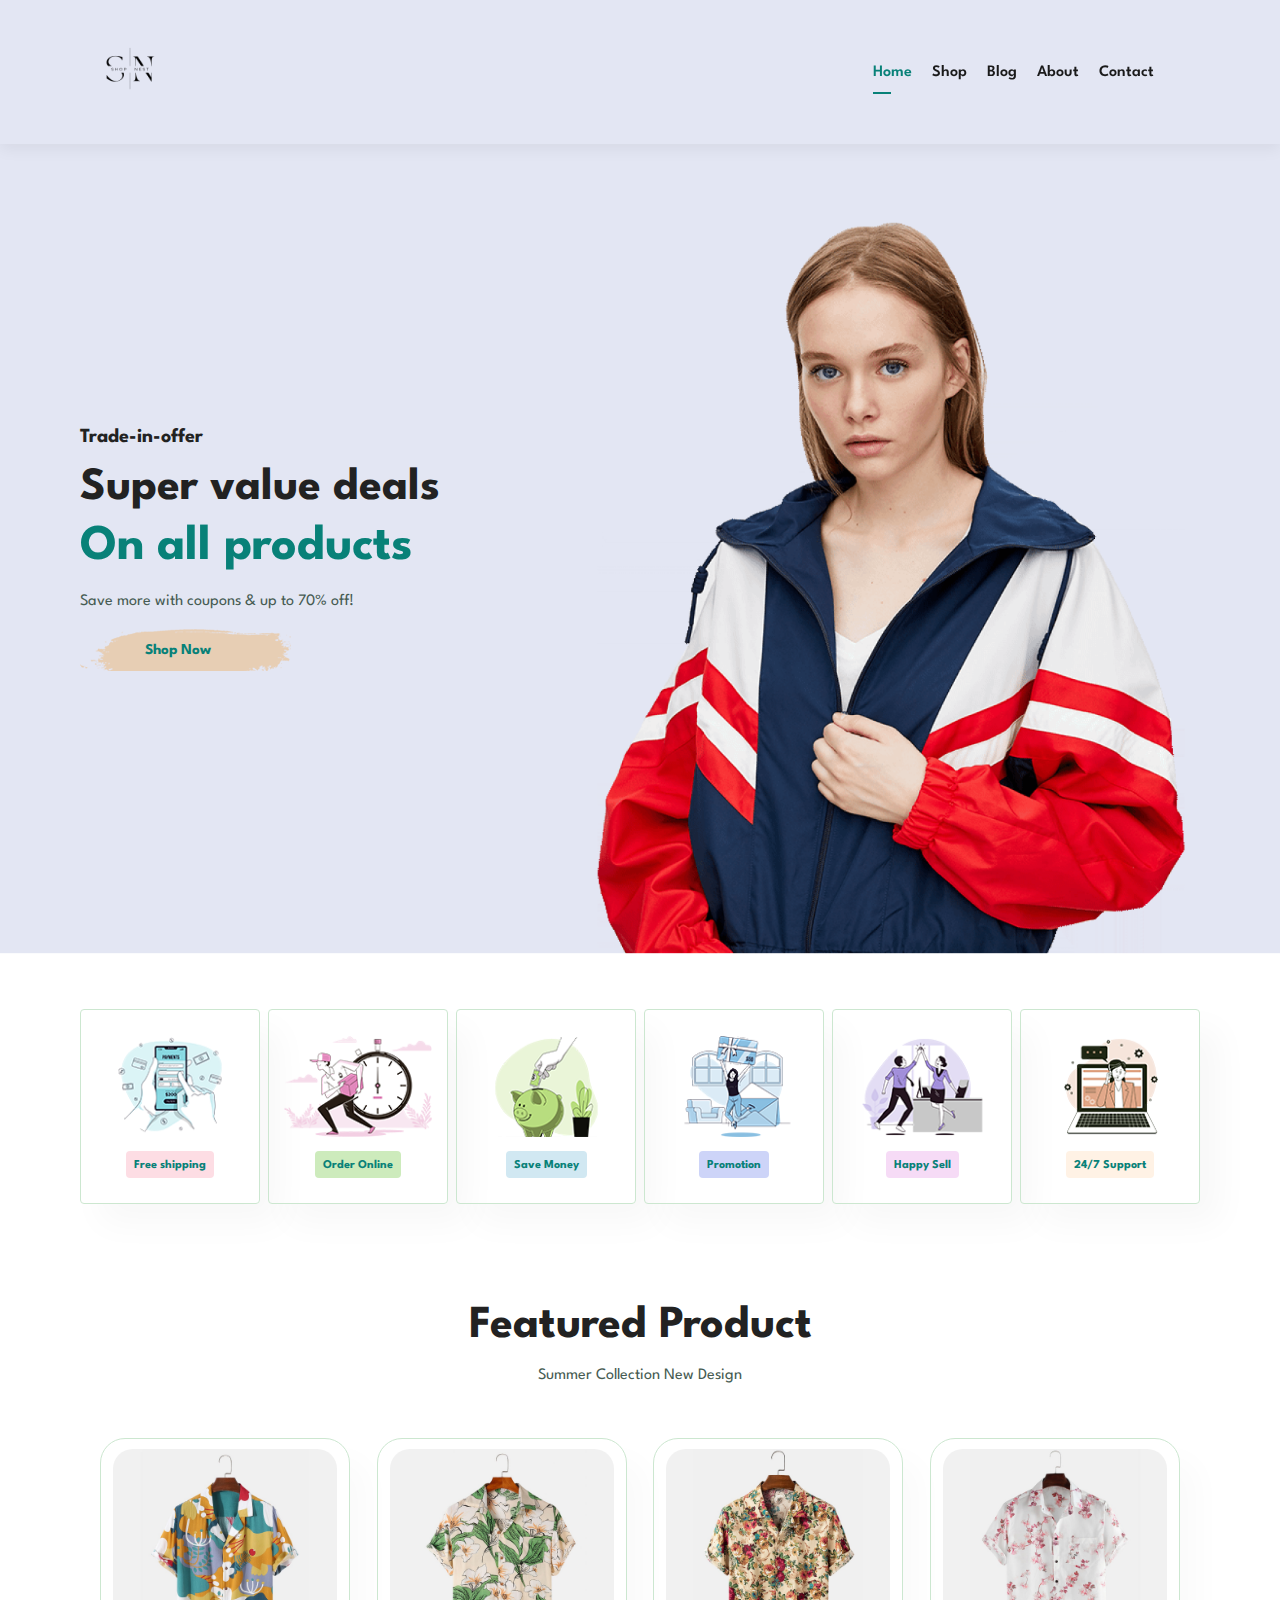
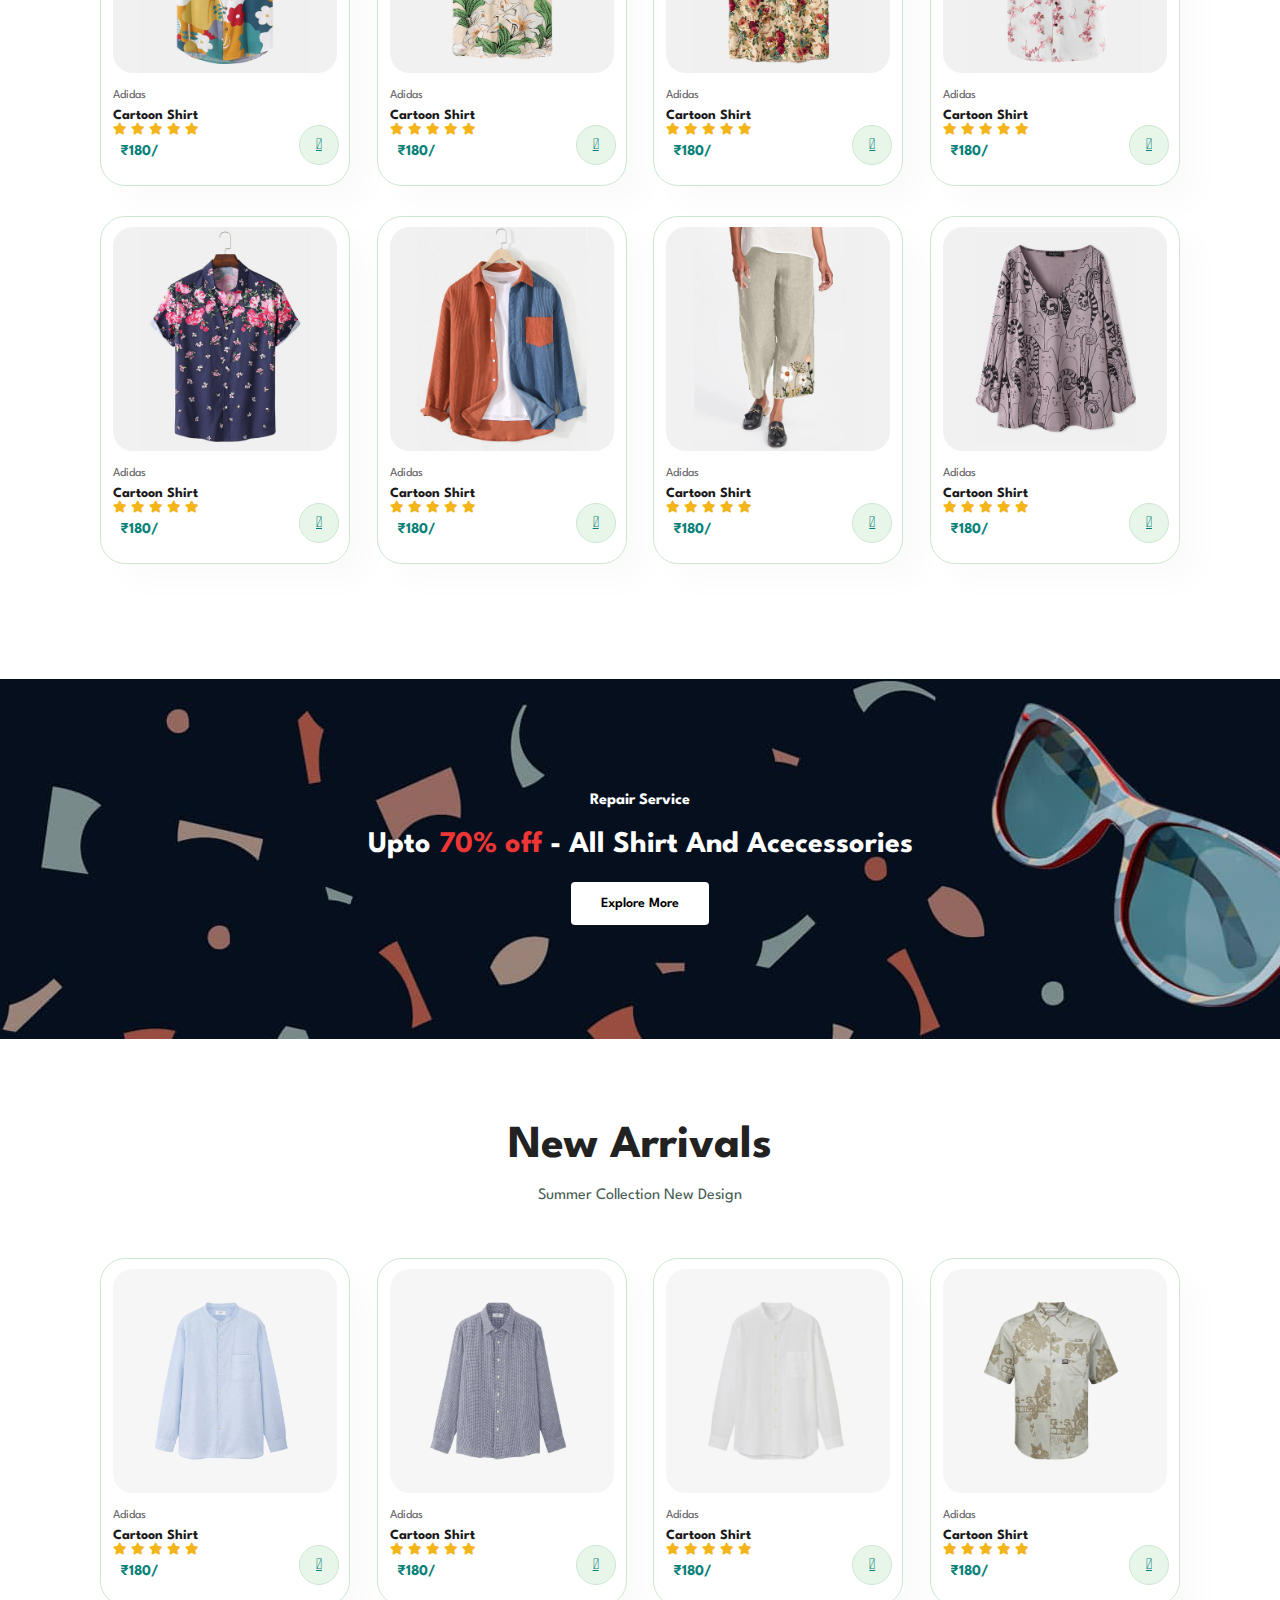
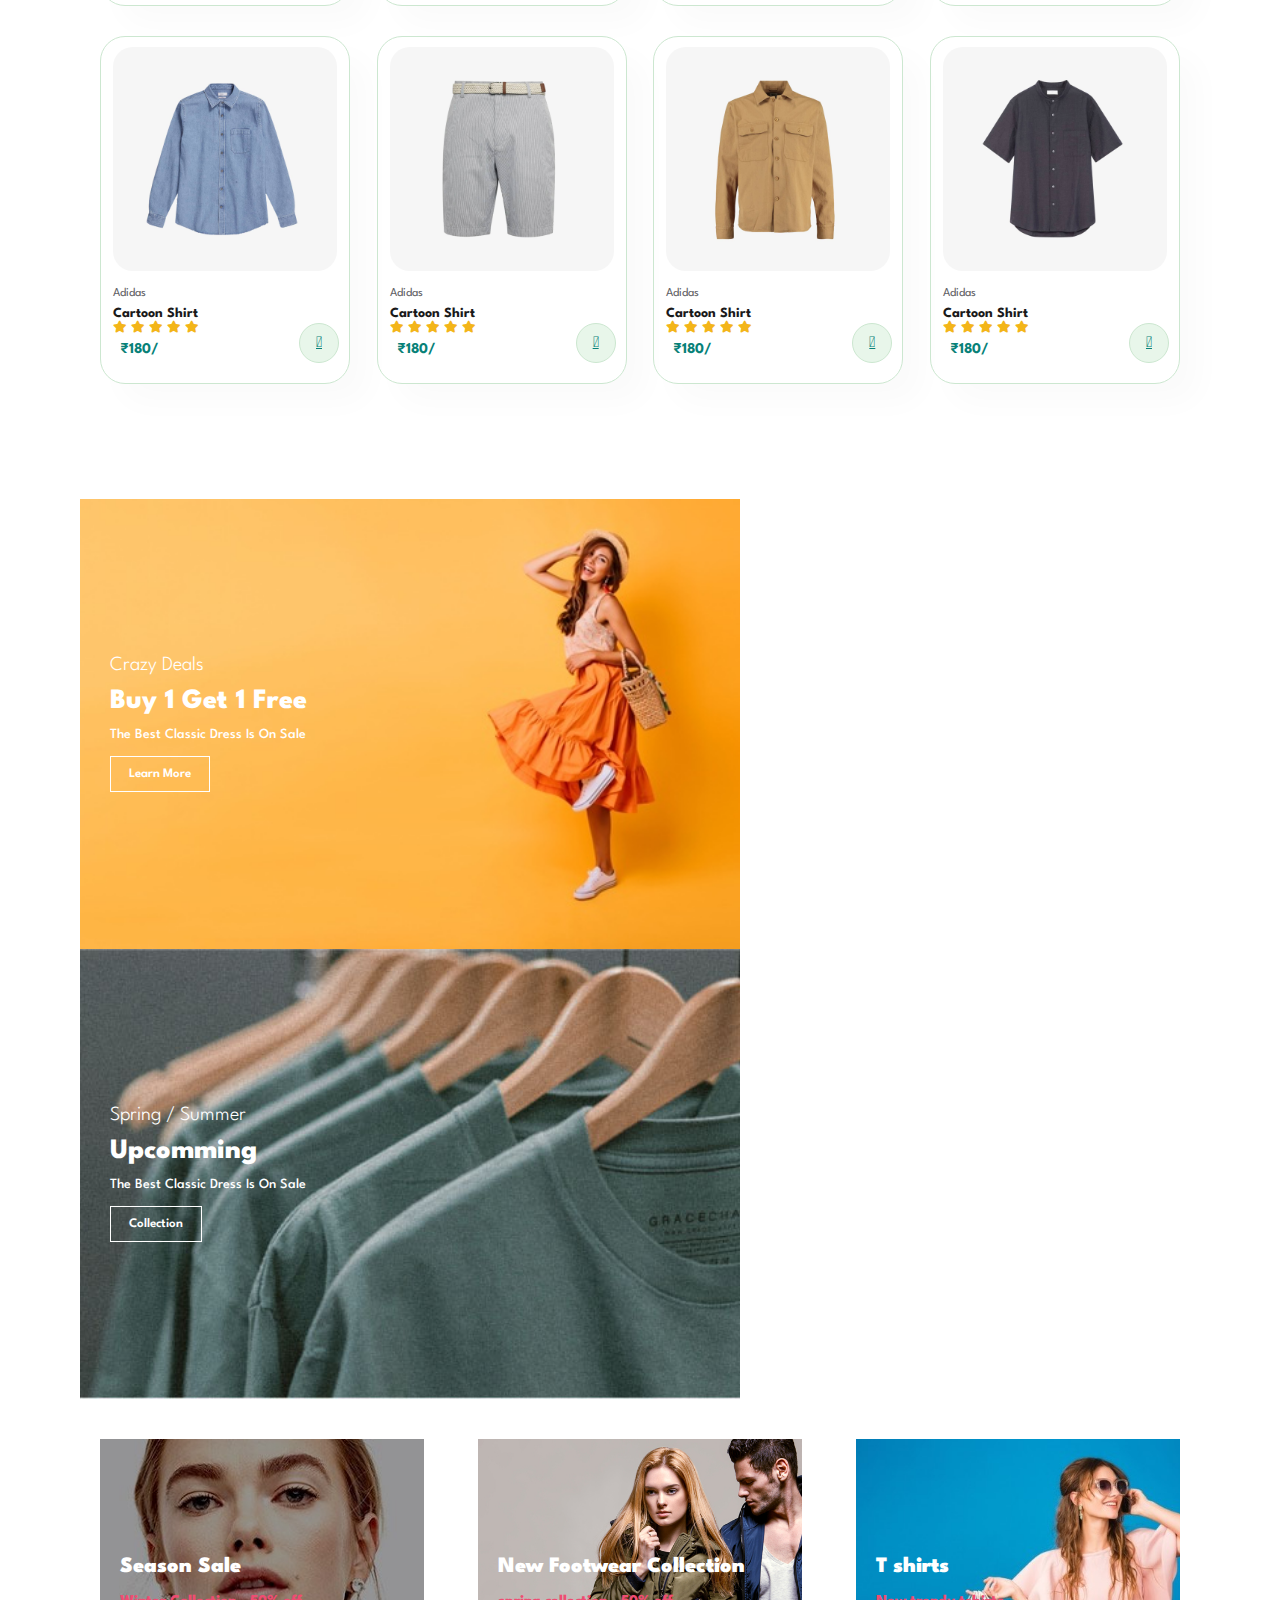
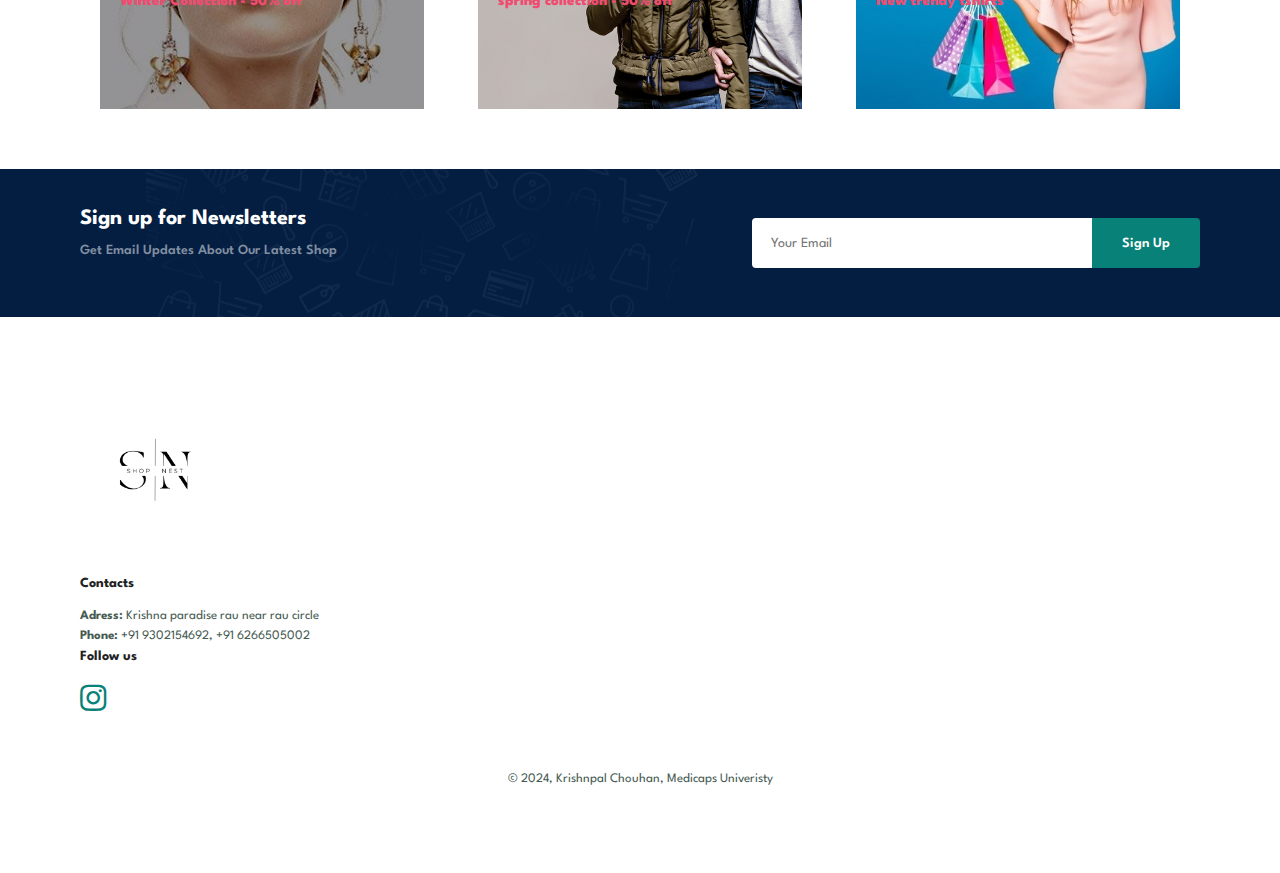
<file: Shop nest e com site/Build-and-Deploy-Ecommerce-Website-main/index.html>
<!DOCTYPE html>
<html lang="en">

    <head>
        <meta charset="UTF-8">
        <meta http-equiv="X-UA-Compatible" content="IE=edge">
        <meta name="viewport" content="width=device-width, initial-scale=1.0">
        <title>Shop Nest</title>
        <link rel="stylesheet" href="https://pro.fontawesome.com/releases/v5.10.0/css/all.css" />

        <link rel="stylesheet" href="style.css">
    </head>

    <body>

        
        <script src="script.js"></script>

        <section id = "header">
            <a href="a">
            <img src="img/logo.png" class="logo" style=" height: 100px;  width: 100px;"></a>
            
        <div>
            <ul id="navbar">
                <li><a class="active" href="index.html">Home</a></li>
                <li><a href="shop.html">Shop</a></li>
                <li><a href="blog.html">Blog</a></li>
                <li><a href="about.html">About</a></li>
                <li><a href="contact.html">Contact</a></li>
                <li><a href="cart.html"><i class="far fa-shopping-bag"></i></a></li>
    
            </ul>
        </div>
    </section>

    <section id="hero">
        <h4>Trade-in-offer</h4>
        <h2>Super value deals</h2>
        <h1>On all products</h1>
        <p>Save more with coupons & up to 70% off!</p>
        <button>Shop Now</button>

    </section>

    <section id="feature" class="section-p1">
        <div class="fe-box">
            <img src="img/features/f1.png" alt="">
            <h6>Free shipping</h6>
        </div>
        <div class="fe-box">
            <img src="img/features/f2.png" alt="">
            <h6>Order Online</h6>
        </div>
        <div class="fe-box">
            <img src="img/features/f3.png" alt="">
            <h6>Save Money</h6>
        </div>
        <div class="fe-box">
            <img src="img/features/f4.png" alt="">
            <h6>Promotion</h6>
        </div>
        <div class="fe-box">
            <img src="img/features/f5.png" alt="">
            <h6>Happy Sell</h6>
        </div>
        <div class="fe-box">
            <img src="img/features/f6.png" alt="">
            <h6>24/7 Support</h6>
        </div>
    </section>

    </body>

    <section id="product1" class="section-p1">
        <h2>Featured Product</h2>
        <p>Summer Collection New Design</p>
        <div class="pro-container">
        <div class="pro">
            <img src="img/products/f1.jpg" alt="">
            <div class="des">
                <span>Adidas</span>
                <h5>Cartoon Shirt</h5>
                <div class="star">
                    <i class="fas fa-star"></i>
                    <i class="fas fa-star"></i>
                    <i class="fas fa-star"></i>
                    <i class="fas fa-star"></i>
                    <i class="fas fa-star"></i>

                </div>
                <h4>₹180/</h4>
            </div>
            <a href="#" class="fal fa-shopping-cart cart"></a>
        </div>
        <div class="pro">
            <img src="img/products/f2.jpg" alt="">
            <div class="des">
                <span>Adidas</span>
                <h5>Cartoon Shirt</h5>
                <div class="star">
                    <i class="fas fa-star"></i>
                    <i class="fas fa-star"></i>
                    <i class="fas fa-star"></i>
                    <i class="fas fa-star"></i>
                    <i class="fas fa-star"></i>

                </div>
                <h4>₹180/</h4>
            </div>
            <a href="#" class="fal fa-shopping-cart cart"></a>
        </div> <div class="pro">
            <img src="img/products/f3.jpg" alt="">
            <div class="des">
                <span>Adidas</span>
                <h5>Cartoon Shirt</h5>
                <div class="star">
                    <i class="fas fa-star"></i>
                    <i class="fas fa-star"></i>
                    <i class="fas fa-star"></i>
                    <i class="fas fa-star"></i>
                    <i class="fas fa-star"></i>

                </div>
                <h4>₹180/</h4>
            </div>
            <a href="#" class="fal fa-shopping-cart cart"></a>
        </div> <div class="pro">
            <img src="img/products/f4.jpg" alt="">
            <div class="des">
                <span>Adidas</span>
                <h5>Cartoon Shirt</h5>
                <div class="star">
                    <i class="fas fa-star"></i>
                    <i class="fas fa-star"></i>
                    <i class="fas fa-star"></i>
                    <i class="fas fa-star"></i>
                    <i class="fas fa-star"></i>

                </div>
                <h4>₹180/</h4>
            </div>
            <a href="#" class="fal fa-shopping-cart cart"></a>
        </div> <div class="pro">
            <img src="img/products/f5.jpg" alt="">
            <div class="des">
                <span>Adidas</span>
                <h5>Cartoon Shirt</h5>
                <div class="star">
                    <i class="fas fa-star"></i>
                    <i class="fas fa-star"></i>
                    <i class="fas fa-star"></i>
                    <i class="fas fa-star"></i>
                    <i class="fas fa-star"></i>

                </div>
                <h4>₹180/</h4>
            </div>
            <a href="#" class="fal fa-shopping-cart cart"></a>
        </div>
        <div class="pro">
            <img src="img/products/f6.jpg" alt="">
            <div class="des">
                <span>Adidas</span>
                <h5>Cartoon Shirt</h5>
                <div class="star">
                    <i class="fas fa-star"></i>
                    <i class="fas fa-star"></i>
                    <i class="fas fa-star"></i>
                    <i class="fas fa-star"></i>
                    <i class="fas fa-star"></i>

                </div>
                <h4>₹180/</h4>
            </div>
            <a href="#" class="fal fa-shopping-cart cart"></a>
        </div> <div class="pro">
            <img src="img/products/f7.jpg" alt="">
            <div class="des">
                <span>Adidas</span>
                <h5>Cartoon Shirt</h5>
                <div class="star">
                    <i class="fas fa-star"></i>
                    <i class="fas fa-star"></i>
                    <i class="fas fa-star"></i>
                    <i class="fas fa-star"></i>
                    <i class="fas fa-star"></i>

                </div>
                <h4>₹180/</h4>
            </div>
            <a href="#" class="fal fa-shopping-cart cart"></a>
        </div> <div class="pro">
            <img src="img/products/f8.jpg" alt="">
            <div class="des">
                <span>Adidas</span>
                <h5>Cartoon Shirt</h5>
                <div class="star">
                    <i class="fas fa-star"></i>
                    <i class="fas fa-star"></i>
                    <i class="fas fa-star"></i>
                    <i class="fas fa-star"></i>
                    <i class="fas fa-star"></i>

                </div>
                <h4>₹180/</h4>
            </div>
            <a href="#" class="fal fa-shopping-cart cart"></a>
        </div>
    </div>
    </section>
    <section id="banner" class="section-m1">
        <h4>Repair Service</h4>
        <h2>Upto <span>70% off </span>- All Shirt And Acecessories  </h2>
        <button class="normal">Explore More</button>
    </section>

    <section id="product1" class="section-p1">
        <h2>New Arrivals</h2>
        <p>Summer Collection New Design</p>
        <div class="pro-container">
        <div class="pro">
            <img src="img/products/n1.jpg" alt="">
            <div class="des">
                <span>Adidas</span>
                <h5>Cartoon Shirt</h5>
                <div class="star">
                    <i class="fas fa-star"></i>
                    <i class="fas fa-star"></i>
                    <i class="fas fa-star"></i>
                    <i class="fas fa-star"></i>
                    <i class="fas fa-star"></i>

                </div>
                <h4>₹180/</h4>
            </div>
            <a href="#" class="fal fa-shopping-cart cart"></a>
        </div>
        <div class="pro">
            <img src="img/products/n2.jpg" alt="">
            <div class="des">
                <span>Adidas</span>
                <h5>Cartoon Shirt</h5>
                <div class="star">
                    <i class="fas fa-star"></i>
                    <i class="fas fa-star"></i>
                    <i class="fas fa-star"></i>
                    <i class="fas fa-star"></i>
                    <i class="fas fa-star"></i>

                </div>
                <h4>₹180/</h4>
            </div>
            <a href="#" class="fal fa-shopping-cart cart"></a>
        </div> <div class="pro">
            <img src="img/products/n3.jpg" alt="">
            <div class="des">
                <span>Adidas</span>
                <h5>Cartoon Shirt</h5>
                <div class="star">
                    <i class="fas fa-star"></i>
                    <i class="fas fa-star"></i>
                    <i class="fas fa-star"></i>
                    <i class="fas fa-star"></i>
                    <i class="fas fa-star"></i>

                </div>
                <h4>₹180/</h4>
            </div>
            <a href="#" class="fal fa-shopping-cart cart"></a>
        </div> <div class="pro">
            <img src="img/products/n4.jpg" alt="">
            <div class="des">
                <span>Adidas</span>
                <h5>Cartoon Shirt</h5>
                <div class="star">
                    <i class="fas fa-star"></i>
                    <i class="fas fa-star"></i>
                    <i class="fas fa-star"></i>
                    <i class="fas fa-star"></i>
                    <i class="fas fa-star"></i>

                </div>
                <h4>₹180/</h4>
            </div>
            <a href="#" class="fal fa-shopping-cart cart"></a>
        </div> <div class="pro">
            <img src="img/products/n5.jpg" alt="">
            <div class="des">
                <span>Adidas</span>
                <h5>Cartoon Shirt</h5>
                <div class="star">
                    <i class="fas fa-star"></i>
                    <i class="fas fa-star"></i>
                    <i class="fas fa-star"></i>
                    <i class="fas fa-star"></i>
                    <i class="fas fa-star"></i>

                </div>
                <h4>₹180/</h4>
            </div>
            <a href="#" class="fal fa-shopping-cart cart"></a>
        </div>
        <div class="pro">
            <img src="img/products/n6.jpg" alt="">
            <div class="des">
                <span>Adidas</span>
                <h5>Cartoon Shirt</h5>
                <div class="star">
                    <i class="fas fa-star"></i>
                    <i class="fas fa-star"></i>
                    <i class="fas fa-star"></i>
                    <i class="fas fa-star"></i>
                    <i class="fas fa-star"></i>

                </div>
                <h4>₹180/</h4>
            </div>
            <a href="#" class="fal fa-shopping-cart cart"></a>
        </div> <div class="pro">
            <img src="img/products/n7.jpg" alt="">
            <div class="des">
                <span>Adidas</span>
                <h5>Cartoon Shirt</h5>
                <div class="star">
                    <i class="fas fa-star"></i>
                    <i class="fas fa-star"></i>
                    <i class="fas fa-star"></i>
                    <i class="fas fa-star"></i>
                    <i class="fas fa-star"></i>

                </div>
                <h4>₹180/</h4>
            </div>
            <a href="#" class="fal fa-shopping-cart cart"></a>
        </div> <div class="pro">
            <img src="img/products/n8.jpg" alt="">
            <div class="des">
                <span>Adidas</span>
                <h5>Cartoon Shirt</h5>
                <div class="star">
                    <i class="fas fa-star"></i>
                    <i class="fas fa-star"></i>
                    <i class="fas fa-star"></i>
                    <i class="fas fa-star"></i>
                    <i class="fas fa-star"></i>

                </div>
                <h4>₹180/</h4>
            </div>
            <a href="#" class="fal fa-shopping-cart cart"></a>
        </div>
    </div>
    </section>
     <section id="sm-banner" class="section-p1">
        <div class="banner-box">
            <h4>Crazy Deals</h4>
            <h2>Buy 1 Get 1 Free</h2>
            <span>The Best Classic Dress Is On Sale</span>
            <Button class="white">Learn More</Button>
        </div> 
        <div class="banner-box banner-box2">
            <h4>Spring / Summer</h4>
            <h2>Upcomming</h2>
            <span>The Best Classic Dress Is On Sale</span>
            <Button class="white" >Collection</Button>
        </div>
     </section>
    <section id="banner3">
     <div class="banner-box">
        <h2>Season Sale</h2>
        <h3>Winter Collection - 50% off</h3>
    </div>
    <div class="banner-box banner-box2">
        <h2>New Footwear Collection</h2>
        <h3>spring collection - 50% off</h3>
    </div>
    <div class="banner-box banner-box3">
        <h2>T shirts</h2>
        <h3>New trendy tshirts</h3>
    </div>
    </section>
    <section id="newsletter" class="section-p1 section-m1">
        <div class="newstext">
            <h4>Sign up for Newsletters</h4>
            <p>Get Email Updates About Our Latest Shop</p>
        </div>
        <div class="form">
            <input type="text" placeholder="Your Email">
            <button class="normal">Sign Up</button>
        </div>
    </section>
    <footer class="section-p1">
        <div class="col">
            <img class="logo" src="img/logo.png" class="logo" style=" height: 150px;  width: 150px;"></a>
        <h4>Contacts</h4>
        <p><strong>Adress:</strong> Krishna paradise rau near rau circle </p>
        <p><strong>Phone:</strong> +91 9302154692, +91 6266505002 </p>
        <div class="follow">
            <h4>Follow us</h4>
          
            <div class="icon">
                <a href="https://www.instagram.com/krishnpal_chouhan_">
                     <i class="fab fa-instagram"></i>
                    </a>
                    </div>
    
        </div>
    </div>
    <div class="copyright section-p1" >
        <p> © 2024, Krishnpal Chouhan, Medicaps Univeristy</p></div>
    </footer>
    


</html>
</file>
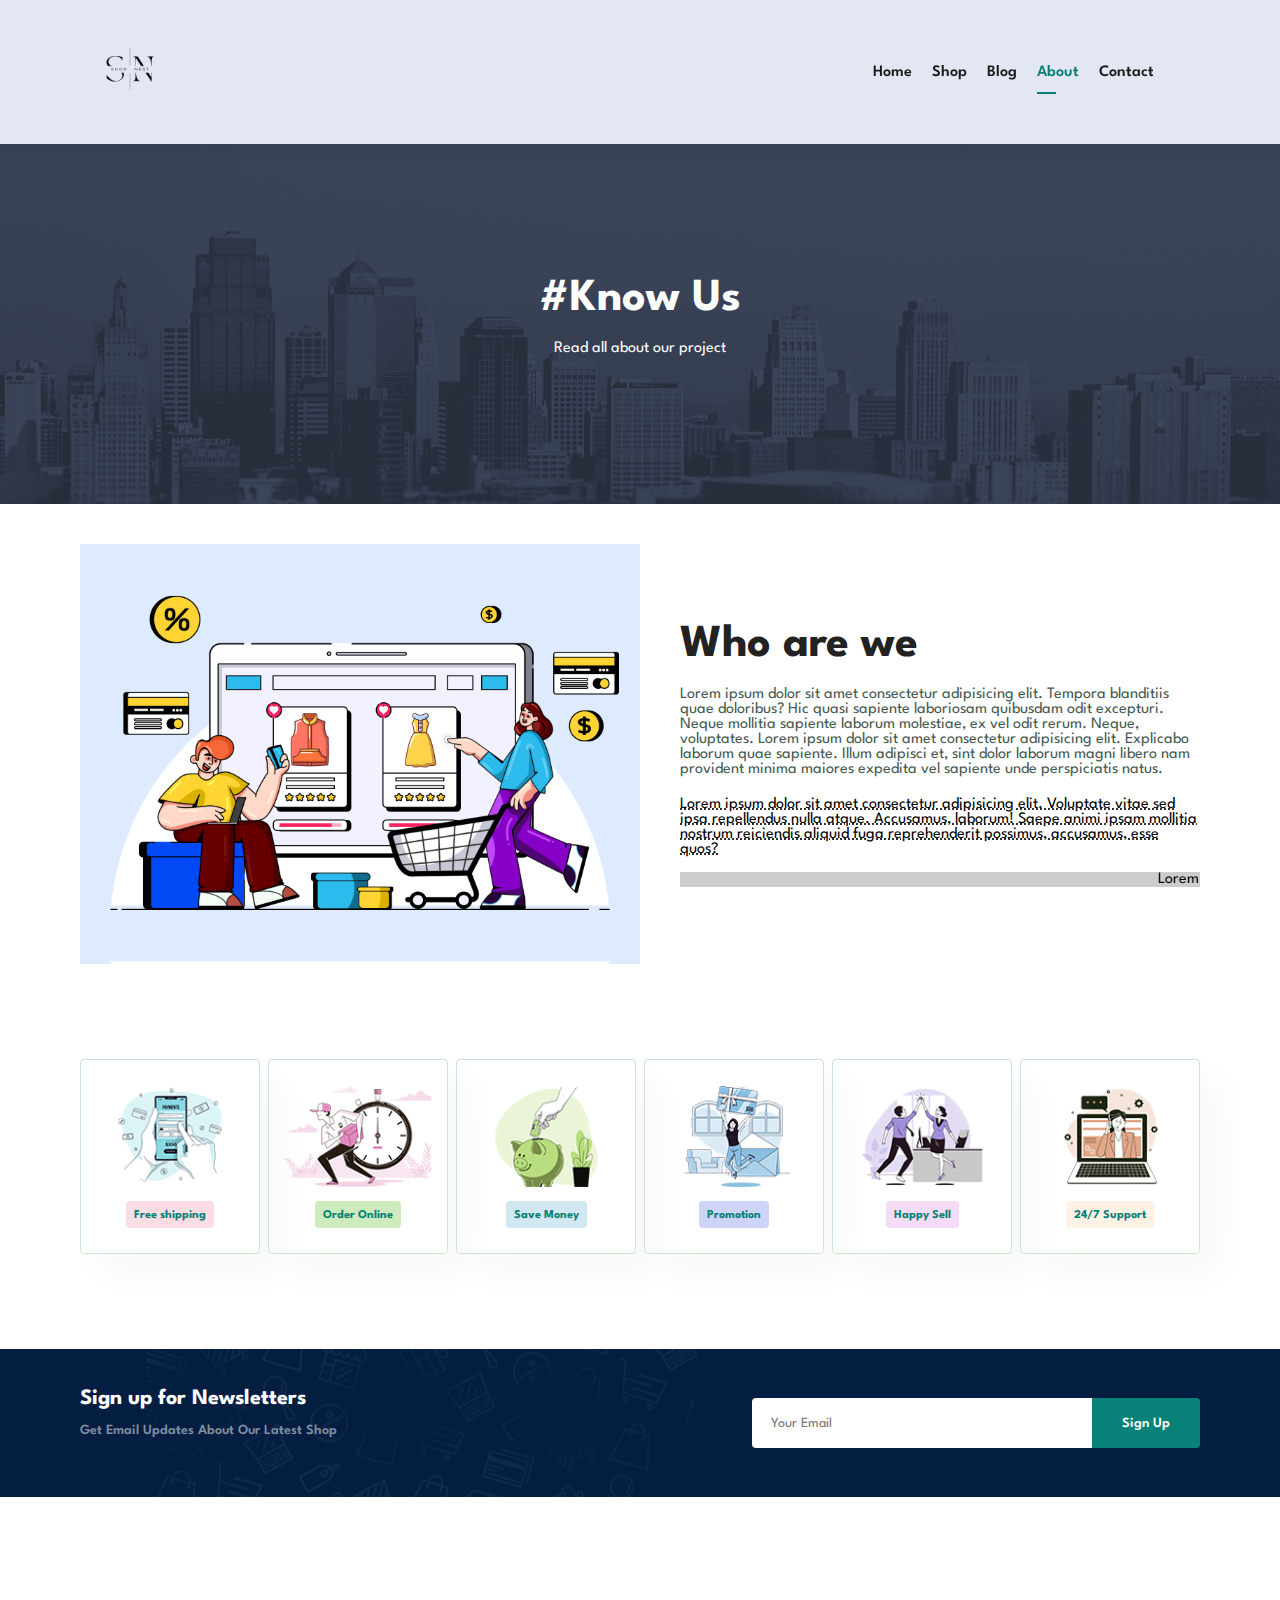
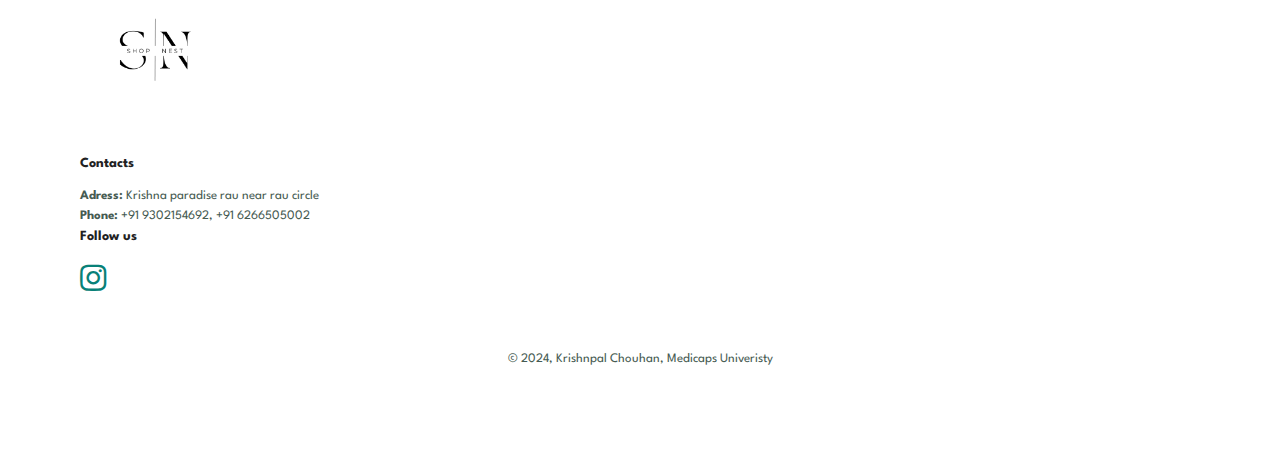
<file: Shop nest e com site/Build-and-Deploy-Ecommerce-Website-main/about.html>
<!DOCTYPE html>
<html lang="en">

    <head>
        <meta charset="UTF-8">
        <meta http-equiv="X-UA-Compatible" content="IE=edge">
        <meta name="viewport" content="width=device-width, initial-scale=1.0">
        <title>Shop Nest</title>
        <link rel="stylesheet" href="https://pro.fontawesome.com/releases/v5.10.0/css/all.css" />

        <link rel="stylesheet" href="style.css">
    </head>

    <body>

        
        <script src="script.js"></script>

        

        <section id = "header">
            <a href="a">
            <img src="img/logo.png" class="logo" style=" height: 100px;  width: 100px;"></a>
            
        <div>
            <ul id="navbar">
                <li><a  href="index.html">Home</a></li>
                <li><a href="shop.html">Shop</a></li>
                <li><a href="blog.html">Blog</a></li>
                <li><a class="active"  href="about.html">About</a></li>
                <li><a href="contact.html">Contact</a></li>
                <li><a href="cart.html"><i class="far fa-shopping-bag"></i></a></li>
    
            </ul>
        </div>
    </section>

    <section id="page-header" class="about-header">
      
        <h2>#Know Us</h2>
        
        <p>Read all about our project</p>
        

    </section>
   
    <section id="about-head" class="section-p1">
    <img src="img/about/a6.jpg" alt="">
    <div>
        <h2>Who are we </h2>
        <p>Lorem ipsum dolor sit amet consectetur adipisicing elit. Tempora blanditiis quae doloribus? Hic quasi sapiente laboriosam quibusdam odit excepturi. Neque mollitia sapiente laborum molestiae, ex vel odit rerum. Neque, voluptates. Lorem ipsum dolor sit amet consectetur adipisicing elit. Explicabo laborum quae sapiente. Illum adipisci et, sint dolor laborum magni libero nam provident minima maiores expedita vel sapiente unde perspiciatis natus.</p>
        
        <abbr title="">Lorem ipsum dolor sit amet consectetur adipisicing elit. Voluptate vitae sed ipsa repellendus nulla atque. Accusamus, laborum! Saepe animi ipsam mollitia nostrum reiciendis aliquid fuga reprehenderit possimus, accusamus, esse quos?</abbr>
        <br>
        <br>
        <marquee bgcolor="#ccc" loop="-1" scrollamount="5" width="100%" >Lorem ipsum dolor sit amet consectetur adipisicing elit. Iste exercitationem sunt, tempore blanditiis consequuntur, quis amet odio sit, error saepe inventore eaque consequatur! Impedit dolores accusantium non aspernatur itaque saepe!</marquee>
    </div>
    </section>

    <section id="feature" class="section-p1">
    <div class="fe-box">
        <img src="img/features/f1.png" alt="">
        <h6>Free shipping</h6>
    </div>
    <div class="fe-box">
        <img src="img/features/f2.png" alt="">
        <h6>Order Online</h6>
    </div>
    <div class="fe-box">
        <img src="img/features/f3.png" alt="">
        <h6>Save Money</h6>
    </div>
    <div class="fe-box">
        <img src="img/features/f4.png" alt="">
        <h6>Promotion</h6>
    </div>
    <div class="fe-box">
        <img src="img/features/f5.png" alt="">
        <h6>Happy Sell</h6>
    </div>
    <div class="fe-box">
        <img src="img/features/f6.png" alt="">
        <h6>24/7 Support</h6>
    </div>
    </section>

    <section id="newsletter" class="section-p1 section-m1">
        <div class="newstext">
            <h4>Sign up for Newsletters</h4>
            <p>Get Email Updates About Our Latest Shop</p>
        </div>
        <div class="form">
            <input type="text" placeholder="Your Email">
            <button class="normal">Sign Up</button>
        </div>
    </section>


    <footer class="section-p1">
        <div class="col">
            <img class="logo" src="img/logo.png" class="logo" style=" height: 150px;  width: 150px;"></a>
        <h4>Contacts</h4>
        <p><strong>Adress:</strong> Krishna paradise rau near rau circle </p>
        <p><strong>Phone:</strong> +91 9302154692, +91 6266505002 </p>
        <div class="follow">
            <h4>Follow us</h4>
            <div class="icon">
                <a href="https://www.instagram.com/krishnpal_chouhan_">
                    <i class="fab fa-instagram"></i>
                   </a>
        </div>
        </div>
    </div>
    <div class="copyright section-p1" >
        <p> © 2024, Krishnpal Chouhan, Medicaps Univeristy</p></div>
    </footer>
    
</body>


</html>
</file>
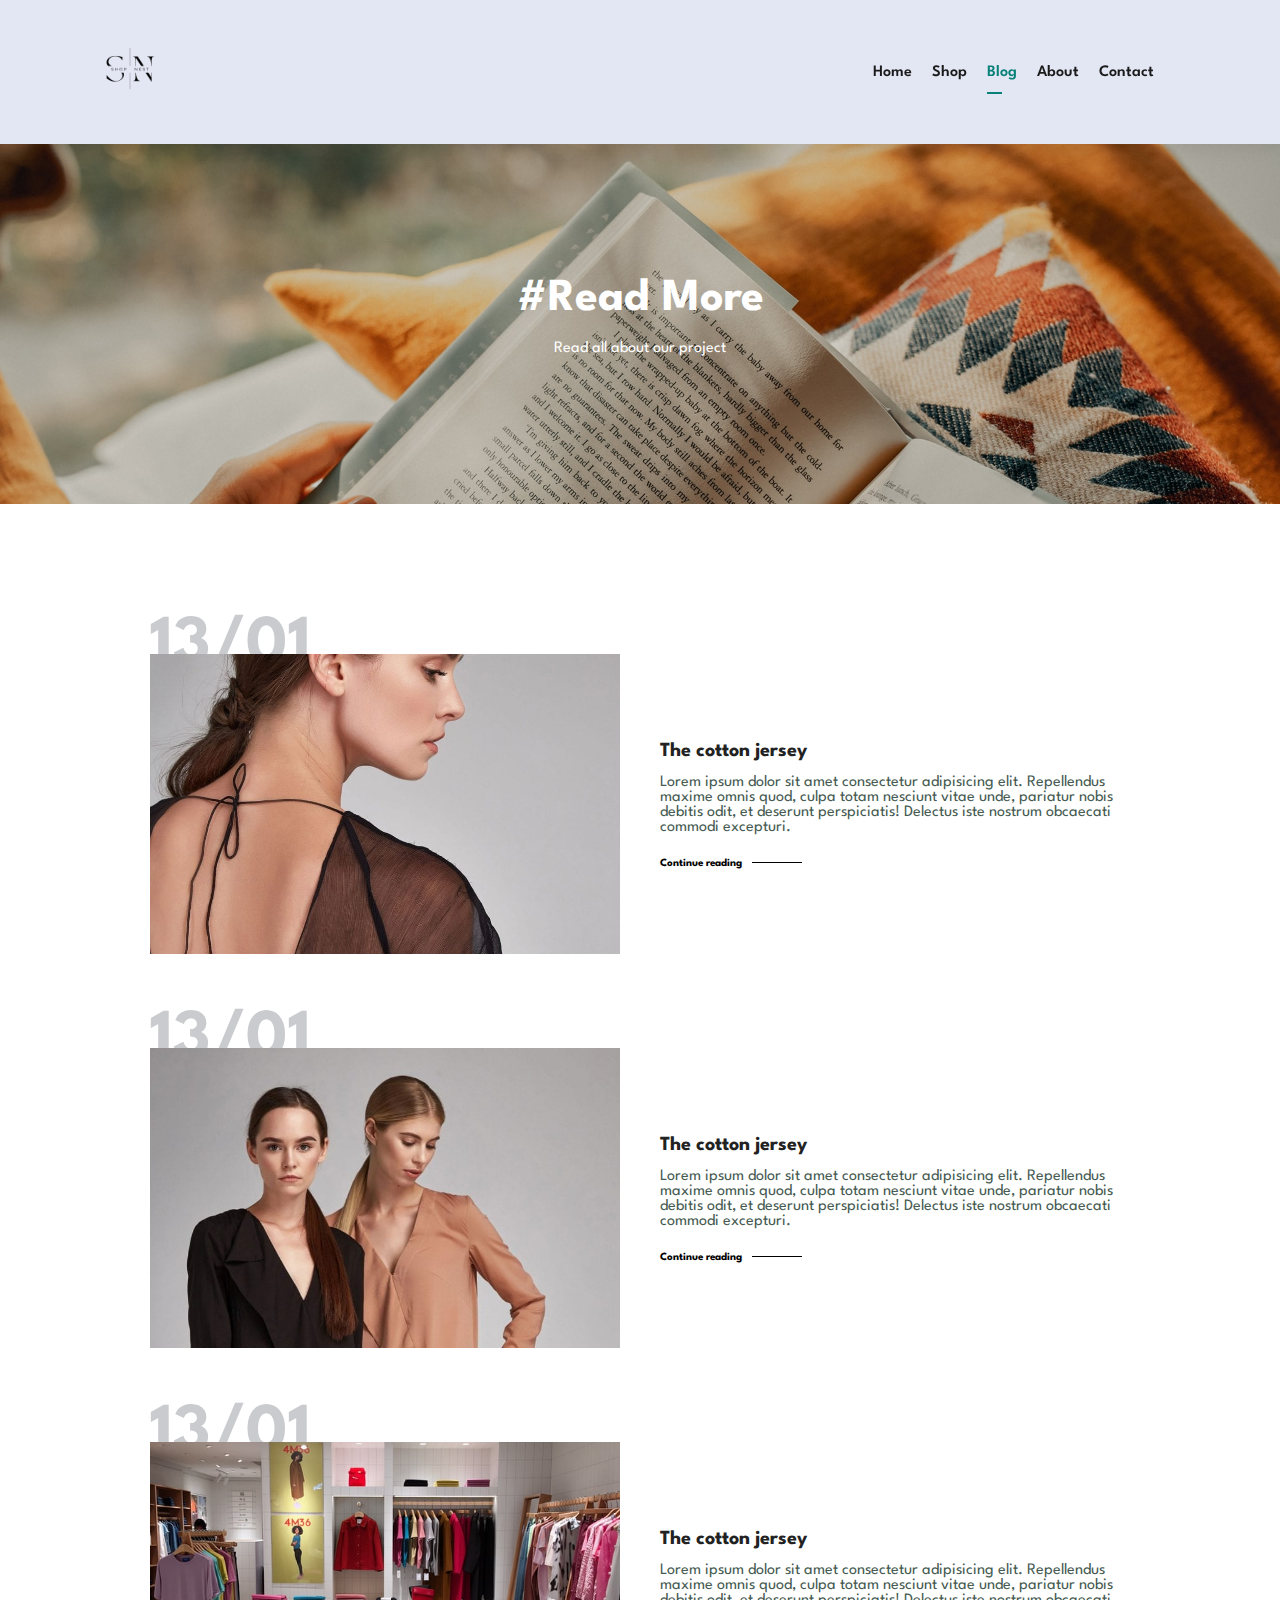
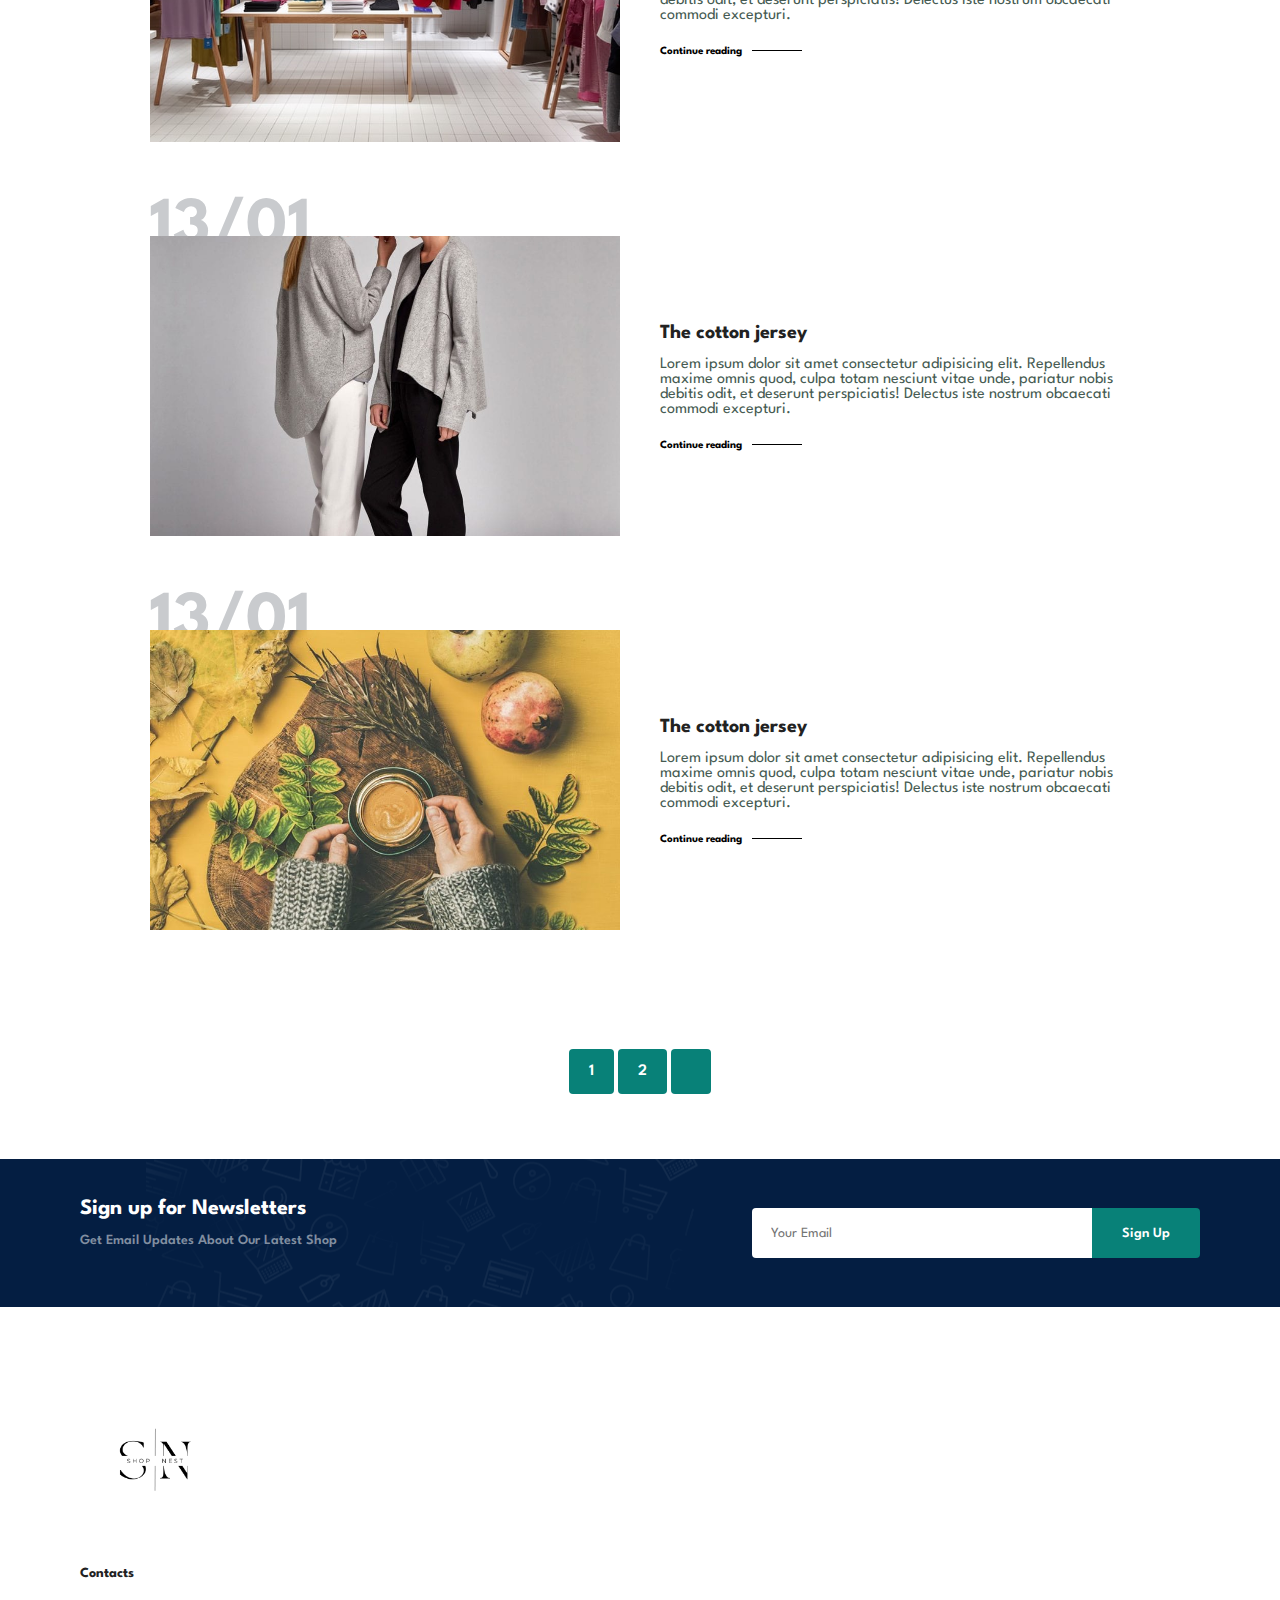
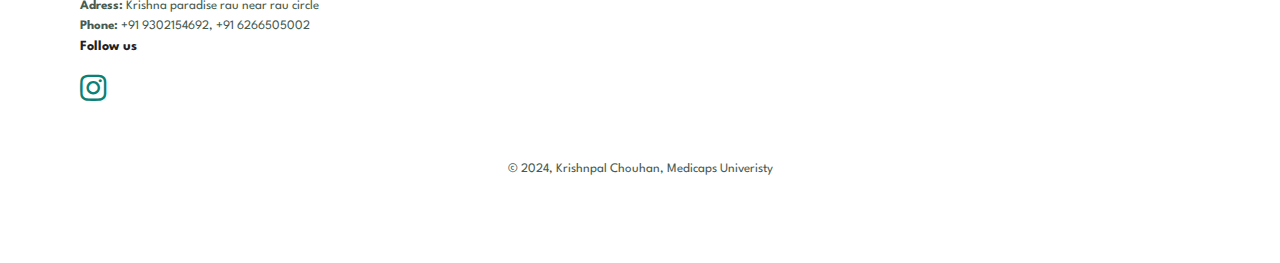
<file: Shop nest e com site/Build-and-Deploy-Ecommerce-Website-main/blog.html>
<!DOCTYPE html>
<html lang="en">

    <head>
        <meta charset="UTF-8">
        <meta http-equiv="X-UA-Compatible" content="IE=edge">
        <meta name="viewport" content="width=device-width, initial-scale=1.0">
        <title>Shop Nest</title>
        <link rel="stylesheet" href="https://pro.fontawesome.com/releases/v5.10.0/css/all.css" />

        <link rel="stylesheet" href="style.css">
    </head>

    <body>

        
        <script src="script.js"></script>

        

        <section id = "header">
            <a href="a">
            <img src="img/logo.png" class="logo" style=" height: 100px;  width: 100px;"></a>
            
        <div>
            <ul id="navbar">
                <li><a  href="index.html">Home</a></li>
                <li><a href="shop.html">Shop</a></li>
                <li><a class="active" href="blog.html">Blog</a></li>
                <li><a href="about.html">About</a></li>
                <li><a href="contact.html">Contact</a></li>
                <li><a href="cart.html"><i class="far fa-shopping-bag"></i></a></li>
    
            </ul>
        </div>
    </section>

    <section id="page-header" class="blog-header">
      
        <h2>#Read More</h2>
        
        <p>Read all about our project</p>
        

    </section>
    <section id="blog">
        <div class="blog-box">
            <div class="blog-img">
                <img src="img/blog/b1.jpg" alt="">
            </div>
            <div class="blog-details">
                <h4>The cotton jersey</h4>
                <p>Lorem ipsum dolor sit amet consectetur adipisicing elit. Repellendus maxime omnis quod, culpa totam nesciunt vitae unde, pariatur nobis debitis odit, et deserunt perspiciatis! Delectus iste nostrum obcaecati commodi excepturi.</p>
                <a href="#">Continue reading</a>
                <h1>13/01</h1>
            </div>
            
        </div>
        <div class="blog-box">
            <div class="blog-img">
                <img src="img/blog/b2.jpg" alt="">
            </div>
            <div class="blog-details">
                <h4>The cotton jersey</h4>
                <p>Lorem ipsum dolor sit amet consectetur adipisicing elit. Repellendus maxime omnis quod, culpa totam nesciunt vitae unde, pariatur nobis debitis odit, et deserunt perspiciatis! Delectus iste nostrum obcaecati commodi excepturi.</p>
                <a href="#">Continue reading</a>
                <h1>13/01</h1>
            </div>
            
        </div>
        <div class="blog-box">
            <div class="blog-img">
                <img src="img/blog/b3.jpg" alt="">
            </div>
            <div class="blog-details">
                <h4>The cotton jersey</h4>
                <p>Lorem ipsum dolor sit amet consectetur adipisicing elit. Repellendus maxime omnis quod, culpa totam nesciunt vitae unde, pariatur nobis debitis odit, et deserunt perspiciatis! Delectus iste nostrum obcaecati commodi excepturi.</p>
                <a href="#">Continue reading</a>
                <h1>13/01</h1>
            </div>
            
        </div>
        <div class="blog-box">
            <div class="blog-img">
                <img src="img/blog/b4.jpg" alt="">
            </div>
            <div class="blog-details">
                <h4>The cotton jersey</h4>
                <p>Lorem ipsum dolor sit amet consectetur adipisicing elit. Repellendus maxime omnis quod, culpa totam nesciunt vitae unde, pariatur nobis debitis odit, et deserunt perspiciatis! Delectus iste nostrum obcaecati commodi excepturi.</p>
                <a href="#">Continue reading</a>
                <h1>13/01</h1>
            </div>
            
        </div>
        <div class="blog-box">
            <div class="blog-img">
                <img src="img/blog/b6.jpg" alt="">
            </div>
            <div class="blog-details">
                <h4>The cotton jersey</h4>
                <p>Lorem ipsum dolor sit amet consectetur adipisicing elit. Repellendus maxime omnis quod, culpa totam nesciunt vitae unde, pariatur nobis debitis odit, et deserunt perspiciatis! Delectus iste nostrum obcaecati commodi excepturi.</p>
                <a href="#">Continue reading</a>
                <h1>13/01</h1>
            </div>
            
        </div>
    </section>

    <section id="pagination" class="section-p1">
        <a href="#">1</a>
        <a href="#">2</a>
        <a href="#"><i class="fal fa-long-arrow-right"></i></a>
    </section>

    <section id="newsletter" class="section-p1 section-m1">
        <div class="newstext">
            <h4>Sign up for Newsletters</h4>
            <p>Get Email Updates About Our Latest Shop</p>
        </div>
        <div class="form">
            <input type="text" placeholder="Your Email">
            <button class="normal">Sign Up</button>
        </div>
    </section>

    <footer class="section-p1">
        <div class="col">
            <img class="logo" src="img/logo.png" class="logo" style=" height: 150px;  width: 150px;"></a>
        <h4>Contacts</h4>
        <p><strong>Adress:</strong> Krishna paradise rau near rau circle </p>
        <p><strong>Phone:</strong> +91 9302154692, +91 6266505002 </p>
        <div class="follow">
            <h4>Follow us</h4>
            <div class="icon">
                <a href="https://www.instagram.com/krishnpal_chouhan_">
                    <i class="fab fa-instagram"></i>
                   </a>
        </div>
        </div>
    </div>
    <div class="copyright section-p1" >
        <p> © 2024, Krishnpal Chouhan, Medicaps Univeristy</p></div>
    </footer>
    
</body>


</html>
</file>
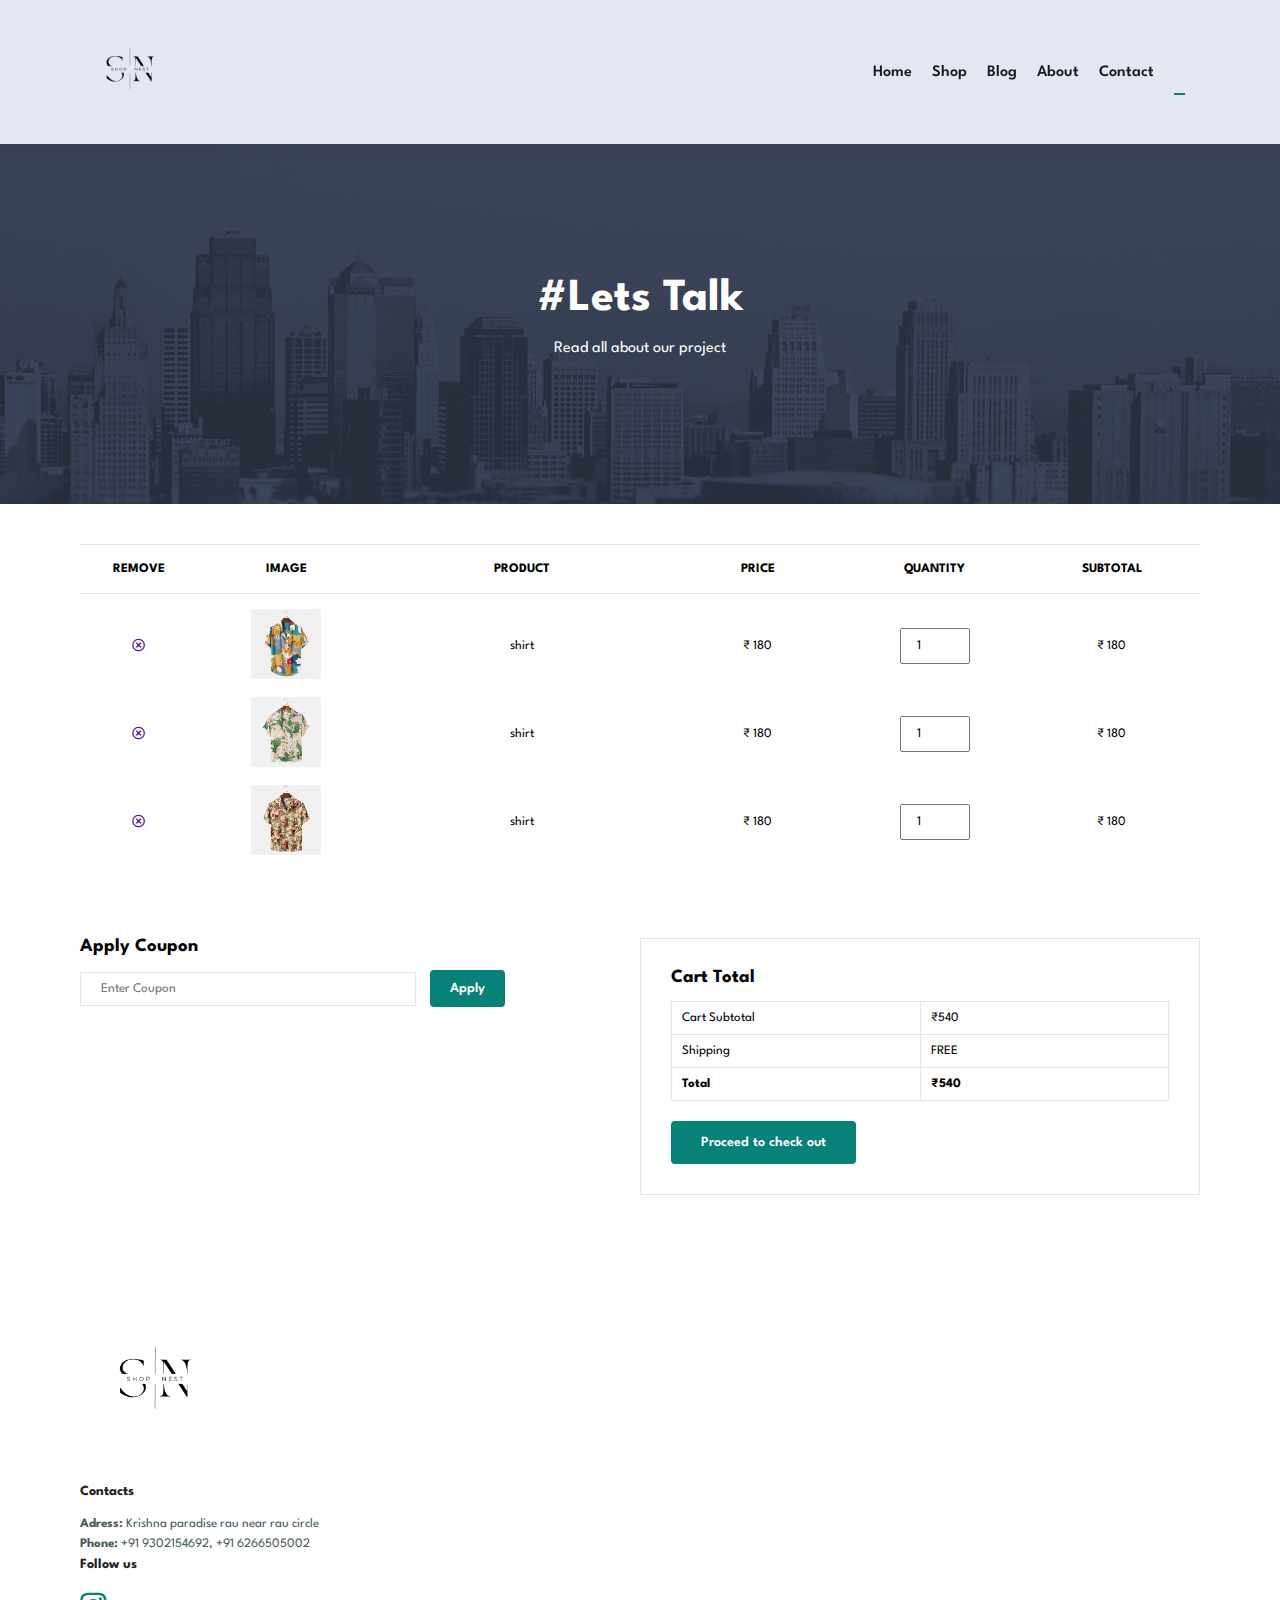
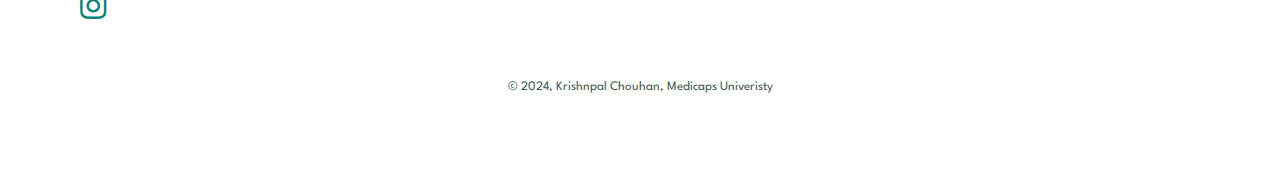
<file: Shop nest e com site/Build-and-Deploy-Ecommerce-Website-main/cart.html>
<!DOCTYPE html>
<html lang="en">

    <head>
        <meta charset="UTF-8">
        <meta http-equiv="X-UA-Compatible" content="IE=edge">
        <meta name="viewport" content="width=device-width, initial-scale=1.0">
        <title>Shop Nest</title>
        <link rel="stylesheet" href="https://pro.fontawesome.com/releases/v5.10.0/css/all.css" />

        <link rel="stylesheet" href="style.css">
    </head>

    <body>

        
        <script src="script.js"></script>

        

        <section id = "header">
            <a href="a">
            <img src="img/logo.png" class="logo" style=" height: 100px;  width: 100px;"></a>
            
        <div>
            <ul id="navbar">
                <li><a  href="index.html">Home</a></li>
                <li><a href="shop.html">Shop</a></li>
                <li><a href="blog.html">Blog</a></li>
                <li><a  href="about.html">About</a></li>
                <li><a  href="contact.html">Contact</a></li>
                <li><a class="active"  href="cart.html"><i class="far fa-shopping-bag"></i></a></li>
    
            </ul>
        </div>
    </section>

    <section id="page-header" class="about-header">
      
        <h2>#Lets Talk</h2>
        
        <p>Read all about our project</p>
        

    </section>
   
    <section id="cart" class="section-p1">
        <table width="100%">
            <thead>
                <tr>
                    <td>Remove</td>
                    <td>Image</td>
                    <td>Product</td>
                    <td>Price</td>
                    <td>Quantity</td>
                    <td>Subtotal</td>
                </tr>
                <tbody>
                    <tr>
                        <td> <a href=""> <i class="far fa-times-circle"></i></a></td>
                        <td><img src="img/products/f1.jpg" alt=""></td>
                        <td>shirt</td>
                        <td>₹ 180</td>
                        <td><input type="number" value="1"></td>
                        <td>₹ 180</td>
                    </tr>
                    <tr>
                        <td> <a href=""> <i class="far fa-times-circle"></i></a></td>
                        <td><img src="img/products/f2.jpg" alt=""></td>
                        <td>shirt</td>
                        <td>₹ 180</td>
                        <td><input type="number" value="1"></td>
                        <td>₹ 180</td>
                    </tr>
                    <tr>
                        <td> <a href=""> <i class="far fa-times-circle"></i></a></td>
                        <td><img src="img/products/f3.jpg" alt=""></td>
                        <td>shirt</td>
                        <td>₹ 180</td>
                        <td><input type="number" value="1"></td>
                        <td>₹ 180</td>
                    </tr>
                </tbody>
            </thead>
        </table>
    </section>

    <section id="cart-add" class="section-p1">
        <div id="coupon">
            <h3>Apply Coupon</h3>
            <div>
                <input type="text" placeholder="Enter Coupon">
                <button class="normal">Apply</button>
            </div>
        </div>
        <div id="Subtotal">
            <h3>Cart Total</h3>
            <table>
                <tr>
                    <td>Cart Subtotal</td>
                    <td>₹540</td>
                </tr>
                <tr>
                    <td>Shipping</td>
                    <td>FREE</td>
                </tr>
                <tr>
                    <td><strong>Total</strong></td>
                    <td><strong>₹540</strong></td>
                </tr>
            </table>
            <button class="normal" >Proceed to check out</button>

        </div>
    </section>

    <footer class="section-p1">
        <div class="col">
            <img class="logo" src="img/logo.png" class="logo" style=" height: 150px;  width: 150px;"></a>
        <h4>Contacts</h4>
        <p><strong>Adress:</strong> Krishna paradise rau near rau circle </p>
        <p><strong>Phone:</strong> +91 9302154692, +91 6266505002 </p>
        <div class="follow">
            <h4>Follow us</h4>
            <div class="icon">
                <a href="https://www.instagram.com/krishnpal_chouhan_">
                    <i class="fab fa-instagram"></i>
                   </a>
        </div>
        </div>
    </div>
    <div class="copyright section-p1" >
        <p> © 2024, Krishnpal Chouhan, Medicaps Univeristy</p></div>
    </footer>
    
</body>


</html>
</file>
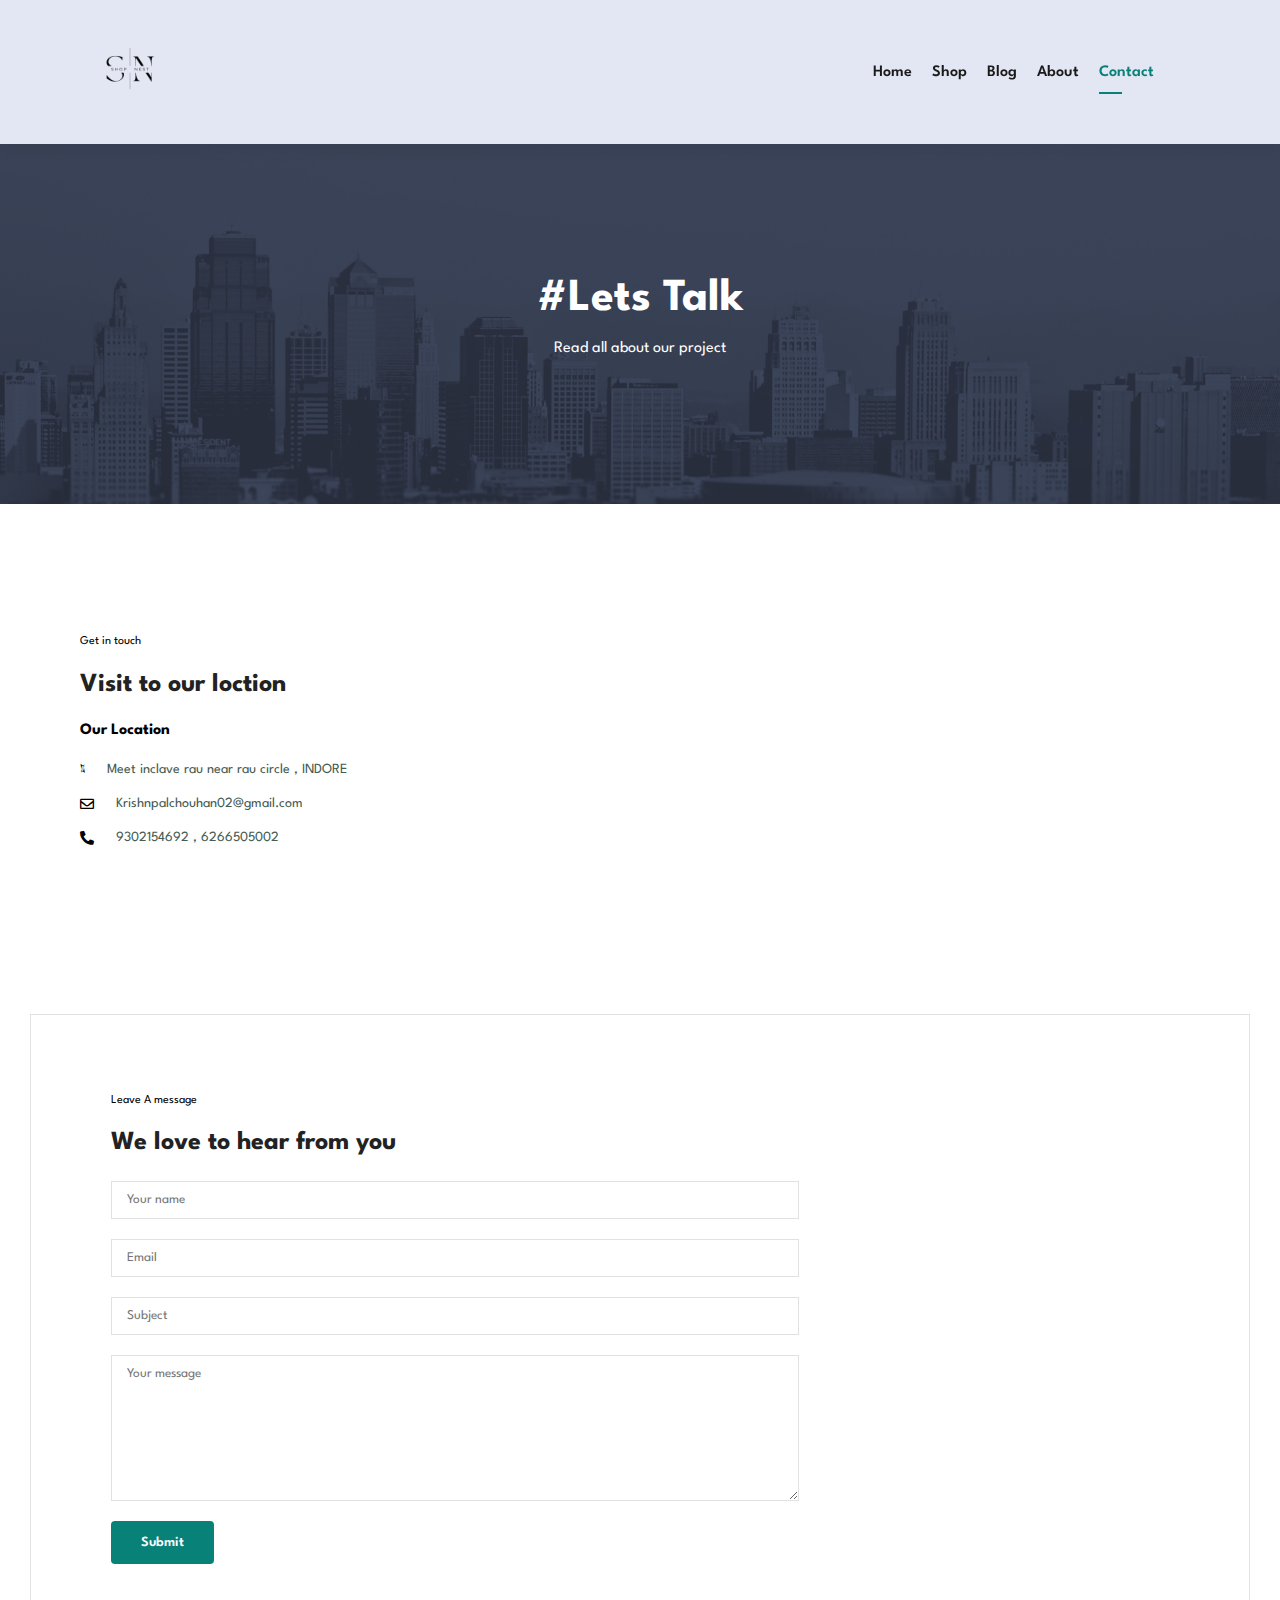
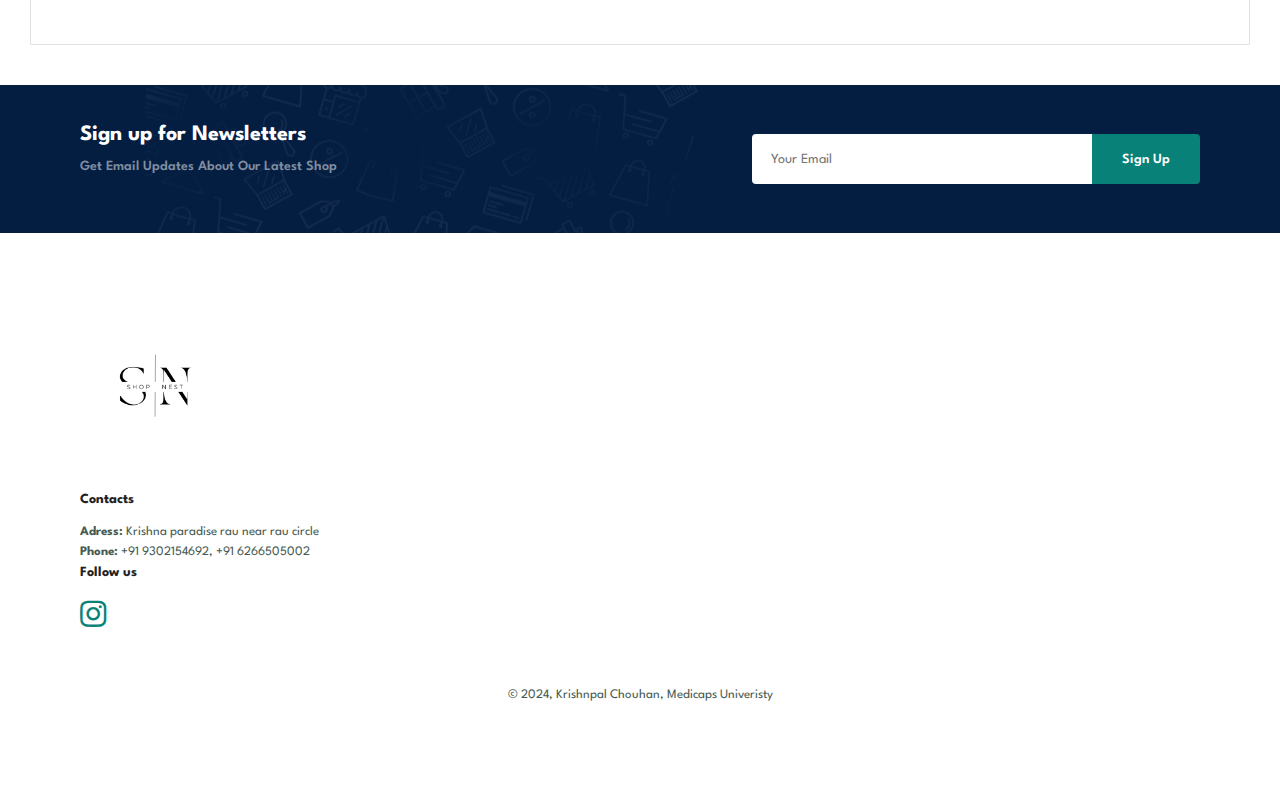
<file: Shop nest e com site/Build-and-Deploy-Ecommerce-Website-main/contact.html>
<!DOCTYPE html>
<html lang="en">

    <head>
        <meta charset="UTF-8">
        <meta http-equiv="X-UA-Compatible" content="IE=edge">
        <meta name="viewport" content="width=device-width, initial-scale=1.0">
        <title>Shop Nest</title>
        <link rel="stylesheet" href="https://pro.fontawesome.com/releases/v5.10.0/css/all.css" />

        <link rel="stylesheet" href="style.css">
    </head>

    <body>

        
        <script src="script.js"></script>

        

        <section id = "header">
            <a href="a">
            <img src="img/logo.png" class="logo" style=" height: 100px;  width: 100px;"></a>
            
        <div>
            <ul id="navbar">
                <li><a  href="index.html">Home</a></li>
                <li><a href="shop.html">Shop</a></li>
                <li><a href="blog.html">Blog</a></li>
                <li><a  href="about.html">About</a></li>
                <li><a class="active"  href="contact.html">Contact</a></li>
                <li><a href="cart.html"><i class="far fa-shopping-bag"></i></a></li>
    
            </ul>
        </div>
    </section>

    <section id="page-header" class="about-header">
      
        <h2>#Lets Talk</h2>
        
        <p>Read all about our project</p>
        

    </section>
   
    <section id="contact-details" class="section-p1">
        <div class="details" >
            <span>Get in touch</span>
            <h2>Visit to our loction </h2>
            <h3>Our Location</h3>
        <div>
            <li>
                <i class="fal fa-map"></i>
                <p>Meet inclave rau near rau circle , INDORE</p>
            </li>
            <li>
                <i class="far fa-envelope"></i>
                <p>Krishnpalchouhan02@gmail.com</p>
            </li>
            <li>
                <i class="fas fa-phone-alt"></i>
                <p>9302154692 , 6266505002</p>
            </li>
            
        </div>
    </div>
    <div class="map">
        <iframe src="https://www.google.com/maps/embed?pb=!1m17!1m12!1m3!1d3682.738044446015!2d75.80761337530207!3d22.626255279453552!2m3!1f0!2f0!3f0!3m2!1i1024!2i768!4f13.1!3m2!1m1!2zMjLCsDM3JzM0LjUiTiA3NcKwNDgnMzYuNyJF!5e0!3m2!1sen!2sin!4v1731651422123!5m2!1sen!2sin" width="600" height="450" style="border:0;" allowfullscreen="" loading="lazy" referrerpolicy="no-referrer-when-downgrade"></iframe>
    </div>


    </section>

    <section id="form-details" >
        <form action="">
            <span>Leave A message</span>
            <h2>We love to hear from you</h2>
            <input type="text" placeholder="Your name ">
            <input type="text" placeholder="Email ">
            <input type="text" placeholder="Subject ">
            <textarea name="" id="" cols="30" rows="10" placeholder="Your message" ></textarea>
            <button class="normal">Submit</button>

        </form>
        
    </section>

    <section id="newsletter" class="section-p1 section-m1">
        <div class="newstext">
            <h4>Sign up for Newsletters</h4>
            <p>Get Email Updates About Our Latest Shop</p>
        </div>
        <div class="form">
            <input type="text" placeholder="Your Email">
            <button class="normal">Sign Up</button>
        </div>
    </section>


    <footer class="section-p1">
        <div class="col">
            <img class="logo" src="img/logo.png" class="logo" style=" height: 150px;  width: 150px;"></a>
        <h4>Contacts</h4>
        <p><strong>Adress:</strong> Krishna paradise rau near rau circle </p>
        <p><strong>Phone:</strong> +91 9302154692, +91 6266505002 </p>
        <div class="follow">
            <h4>Follow us</h4>
            <div class="icon">
                <a href="https://www.instagram.com/krishnpal_chouhan_">
                    <i class="fab fa-instagram"></i>
                   </a>
        </div>
        </div>
    </div>
    <div class="copyright section-p1" >
        <p> © 2024, Krishnpal Chouhan, Medicaps Univeristy</p></div>
    </footer>
    
</body>


</html>
</file>
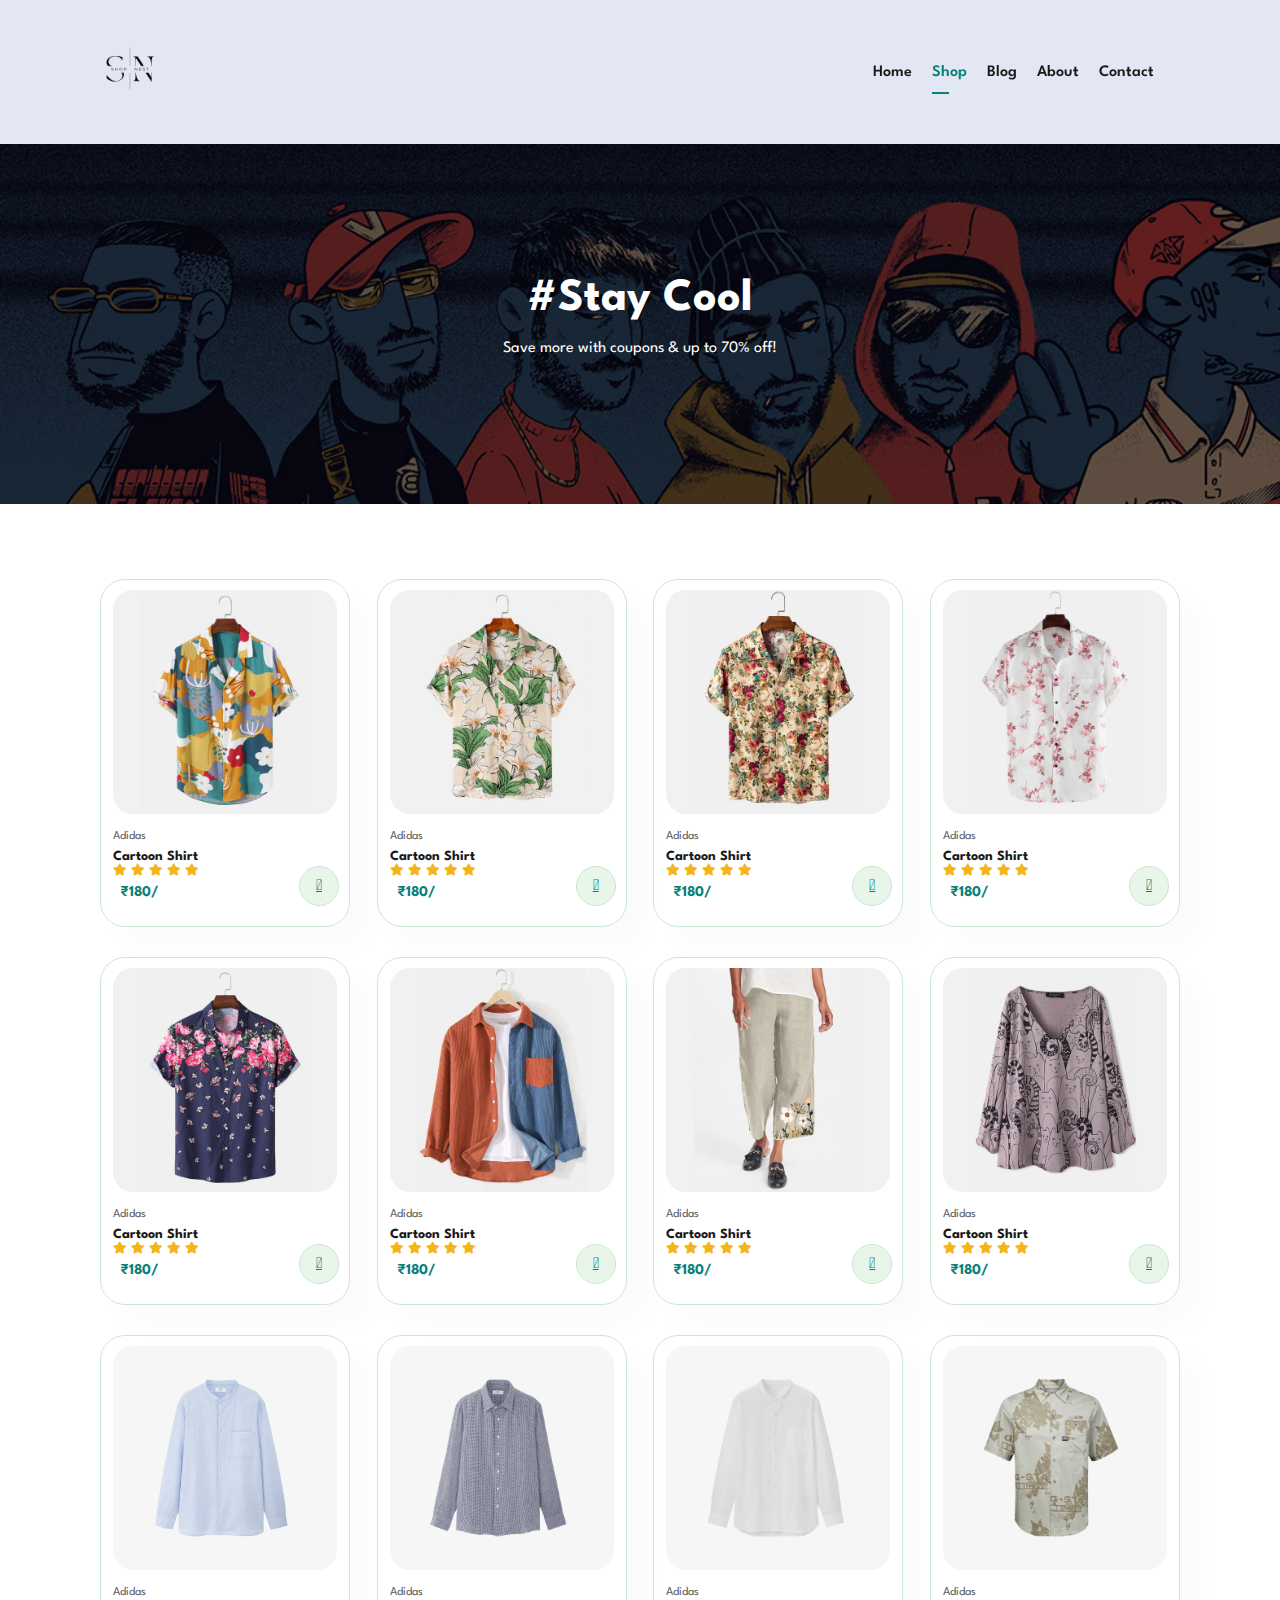
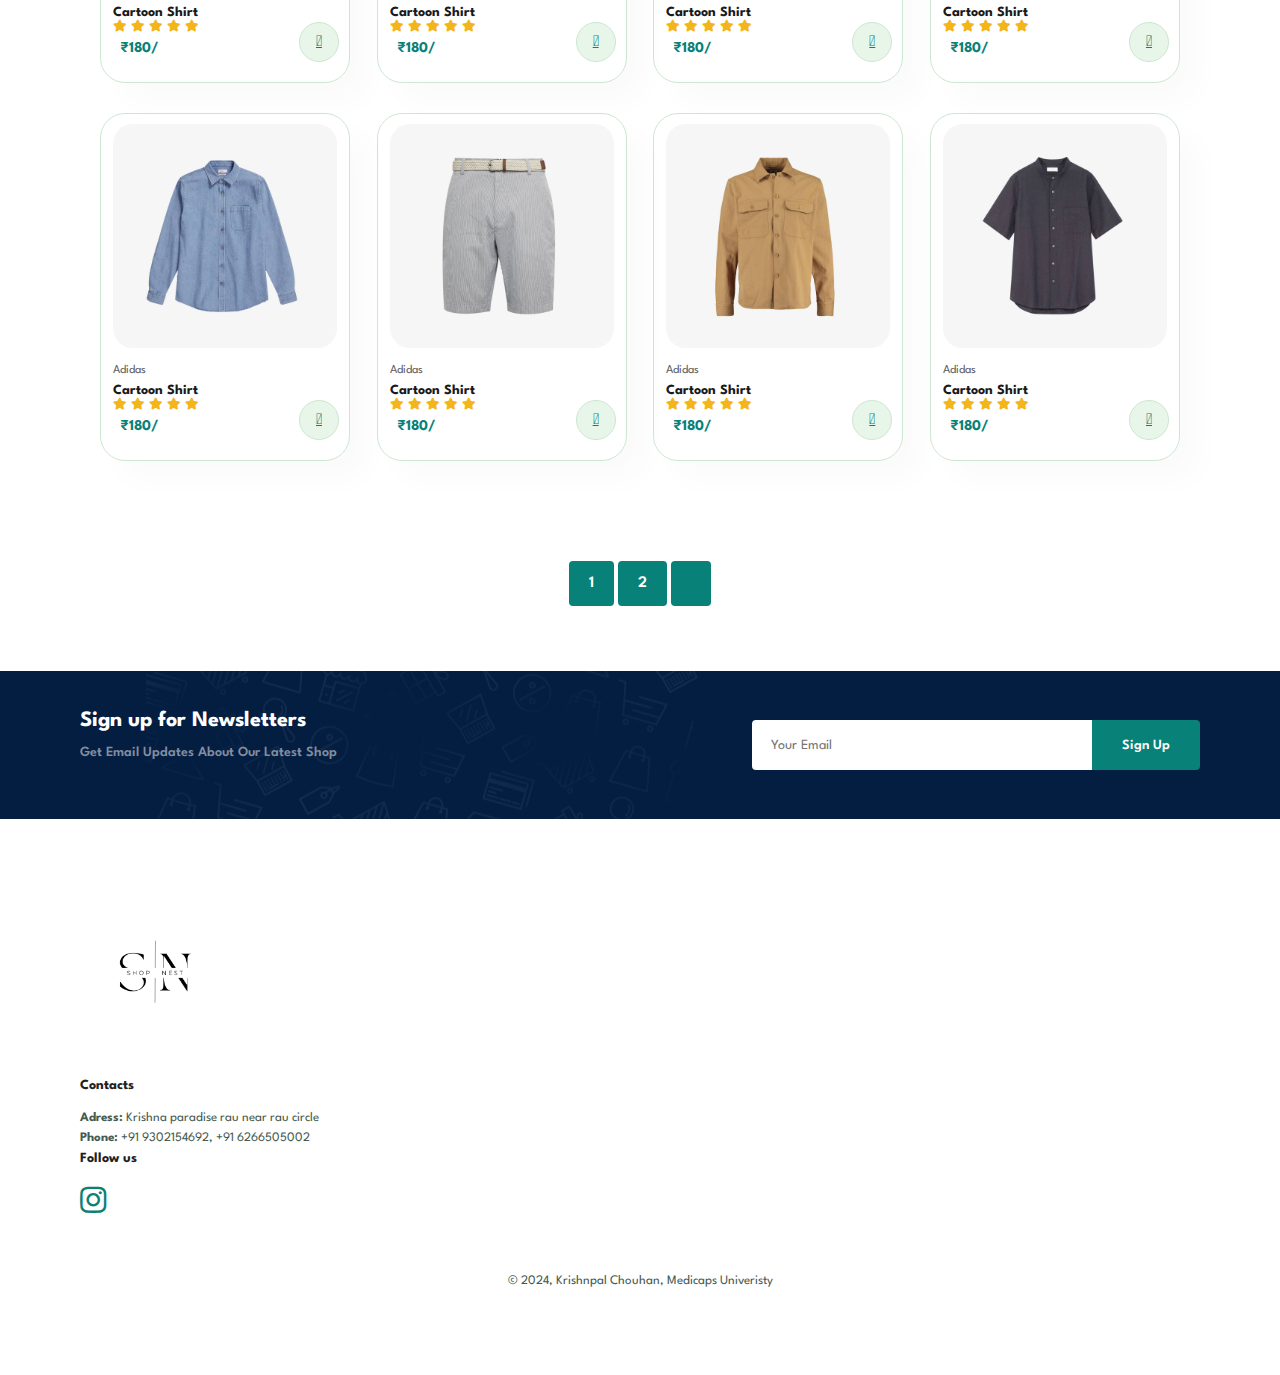
<file: Shop nest e com site/Build-and-Deploy-Ecommerce-Website-main/shop.html>
<!DOCTYPE html>
<html lang="en">

    <head>
        <meta charset="UTF-8">
        <meta http-equiv="X-UA-Compatible" content="IE=edge">
        <meta name="viewport" content="width=device-width, initial-scale=1.0">
        <title>Shop Nest</title>
        <link rel="stylesheet" href="https://pro.fontawesome.com/releases/v5.10.0/css/all.css" />

        <link rel="stylesheet" href="style.css">
    </head>

    <body>

        
        <script src="script.js"></script>

        <section id = "header">
            <a href="a">
            <img src="img/logo.png" class="logo" style=" height: 100px;  width: 100px;"></a>
            
        <div>
            <ul id="navbar">
                <li><a  href="index.html">Home</a></li>
                <li><a class="active" href="shop.html">Shop</a></li>
                <li><a href="blog.html">Blog</a></li>
                <li><a href="about.html">About</a></li>
                <li><a href="contact.html">Contact</a></li>
                <li><a href="cart.html"><i class="far fa-shopping-bag"></i></a></li>
    
            </ul>
        </div>
    </section>

    <section id="page-header">
      
        <h2>#Stay Cool</h2>
        
        <p>Save more with coupons & up to 70% off!</p>
        

    </section>

    <section id="product1" class="section-p1">
        
        <div class="pro-container">
        <div class="pro" onclick="window.location.href='sproduct.html';">
            <img src="img/products/f1.jpg" alt="">
            <div class="des">
                <span>Adidas</span>
                <h5>Cartoon Shirt</h5>
                <div class="star">
                    <i class="fas fa-star"></i>
                    <i class="fas fa-star"></i>
                    <i class="fas fa-star"></i>
                    <i class="fas fa-star"></i>
                    <i class="fas fa-star"></i>

                </div>
                <h4>₹180/</h4>
            </div>
            <a href="#" class="fal fa-shopping-cart cart"></a>
        </div>
        <div class="pro" >
            <img src="img/products/f2.jpg" alt="">
            <div class="des">
                <span>Adidas</span>
                <h5>Cartoon Shirt</h5>
                <div class="star">
                    <i class="fas fa-star"></i>
                    <i class="fas fa-star"></i>
                    <i class="fas fa-star"></i>
                    <i class="fas fa-star"></i>
                    <i class="fas fa-star"></i>

                </div>
                <h4>₹180/</h4>
            </div>
            <a href="#" class="fal fa-shopping-cart cart"></a>
        </div> <div class="pro">
            <img src="img/products/f3.jpg" alt="">
            <div class="des">
                <span>Adidas</span>
                <h5>Cartoon Shirt</h5>
                <div class="star">
                    <i class="fas fa-star"></i>
                    <i class="fas fa-star"></i>
                    <i class="fas fa-star"></i>
                    <i class="fas fa-star"></i>
                    <i class="fas fa-star"></i>

                </div>
                <h4>₹180/</h4>
            </div>
            <a href="#" class="fal fa-shopping-cart cart"></a>
        </div> <div class="pro">
            <img src="img/products/f4.jpg" alt="">
            <div class="des">
                <span>Adidas</span>
                <h5>Cartoon Shirt</h5>
                <div class="star">
                    <i class="fas fa-star"></i>
                    <i class="fas fa-star"></i>
                    <i class="fas fa-star"></i>
                    <i class="fas fa-star"></i>
                    <i class="fas fa-star"></i>

                </div>
                <h4>₹180/</h4>
            </div>
            <a href="#" class="fal fa-shopping-cart cart"></a>
        </div> <div class="pro" onclick="window.location.href='sproduct1.html';">
            <img src="img/products/f5.jpg" alt="">
            <div class="des">
                <span>Adidas</span>
                <h5>Cartoon Shirt</h5>
                <div class="star">
                    <i class="fas fa-star"></i>
                    <i class="fas fa-star"></i>
                    <i class="fas fa-star"></i>
                    <i class="fas fa-star"></i>
                    <i class="fas fa-star"></i>

                </div>
                <h4>₹180/</h4>
            </div>
            <a href="#" class="fal fa-shopping-cart cart"></a>
        </div>
        <div class="pro">
            <img src="img/products/f6.jpg" alt="">
            <div class="des">
                <span>Adidas</span>
                <h5>Cartoon Shirt</h5>
                <div class="star">
                    <i class="fas fa-star"></i>
                    <i class="fas fa-star"></i>
                    <i class="fas fa-star"></i>
                    <i class="fas fa-star"></i>
                    <i class="fas fa-star"></i>

                </div>
                <h4>₹180/</h4>
            </div>
            <a href="#" class="fal fa-shopping-cart cart"></a>
        </div> <div class="pro">
            <img src="img/products/f7.jpg" alt="">
            <div class="des">
                <span>Adidas</span>
                <h5>Cartoon Shirt</h5>
                <div class="star">
                    <i class="fas fa-star"></i>
                    <i class="fas fa-star"></i>
                    <i class="fas fa-star"></i>
                    <i class="fas fa-star"></i>
                    <i class="fas fa-star"></i>

                </div>
                <h4>₹180/</h4>
            </div>
            <a href="#" class="fal fa-shopping-cart cart"></a>
        </div> <div class="pro">
            <img src="img/products/f8.jpg" alt="">
            <div class="des">
                <span>Adidas</span>
                <h5>Cartoon Shirt</h5>
                <div class="star">
                    <i class="fas fa-star"></i>
                    <i class="fas fa-star"></i>
                    <i class="fas fa-star"></i>
                    <i class="fas fa-star"></i>
                    <i class="fas fa-star"></i>

                </div>
                <h4>₹180/</h4>
            </div>
            <a href="#" class="fal fa-shopping-cart cart"></a>
        </div>
        <div class="pro">
            <img src="img/products/n1.jpg" onclick="window.location.href='sproduct2.html';" >
            <div class="des">
                <span>Adidas</span>
                <h5>Cartoon Shirt</h5>
                <div class="star">
                    <i class="fas fa-star"></i>
                    <i class="fas fa-star"></i>
                    <i class="fas fa-star"></i>
                    <i class="fas fa-star"></i>
                    <i class="fas fa-star"></i>

                </div>
                <h4>₹180/</h4>
            </div>
            <a href="#" class="fal fa-shopping-cart cart"></a>
        </div>
        <div class="pro">
            <img src="img/products/n2.jpg" alt="">
            <div class="des">
                <span>Adidas</span>
                <h5>Cartoon Shirt</h5>
                <div class="star">
                    <i class="fas fa-star"></i>
                    <i class="fas fa-star"></i>
                    <i class="fas fa-star"></i>
                    <i class="fas fa-star"></i>
                    <i class="fas fa-star"></i>

                </div>
                <h4>₹180/</h4>
            </div>
            <a href="#" class="fal fa-shopping-cart cart"></a>
        </div> <div class="pro">
            <img src="img/products/n3.jpg" alt="">
            <div class="des">
                <span>Adidas</span>
                <h5>Cartoon Shirt</h5>
                <div class="star">
                    <i class="fas fa-star"></i>
                    <i class="fas fa-star"></i>
                    <i class="fas fa-star"></i>
                    <i class="fas fa-star"></i>
                    <i class="fas fa-star"></i>

                </div>
                <h4>₹180/</h4>
            </div>
            <a href="#" class="fal fa-shopping-cart cart"></a>
        </div> <div class="pro">
            <img src="img/products/n4.jpg" alt="">
            <div class="des">
                <span>Adidas</span>
                <h5>Cartoon Shirt</h5>
                <div class="star">
                    <i class="fas fa-star"></i>
                    <i class="fas fa-star"></i>
                    <i class="fas fa-star"></i>
                    <i class="fas fa-star"></i>
                    <i class="fas fa-star"></i>

                </div>
                <h4>₹180/</h4>
            </div>
            <a href="#" class="fal fa-shopping-cart cart"></a>
        </div> <div class="pro">
            <img src="img/products/n5.jpg" onclick="window.location.href='sproduct3.html';">
            <div class="des">
                <span>Adidas</span>
                <h5>Cartoon Shirt</h5>
                <div class="star">
                    <i class="fas fa-star"></i>
                    <i class="fas fa-star"></i>
                    <i class="fas fa-star"></i>
                    <i class="fas fa-star"></i>
                    <i class="fas fa-star"></i>

                </div>
                <h4>₹180/</h4>
            </div>
            <a href="#" class="fal fa-shopping-cart cart"></a>
        </div>
        <div class="pro">
            <img src="img/products/n6.jpg" alt="">
            <div class="des">
                <span>Adidas</span>
                <h5>Cartoon Shirt</h5>
                <div class="star">
                    <i class="fas fa-star"></i>
                    <i class="fas fa-star"></i>
                    <i class="fas fa-star"></i>
                    <i class="fas fa-star"></i>
                    <i class="fas fa-star"></i>

                </div>
                <h4>₹180/</h4>
            </div>
            <a href="#" class="fal fa-shopping-cart cart"></a>
        </div> <div class="pro">
            <img src="img/products/n7.jpg" alt="">
            <div class="des">
                <span>Adidas</span>
                <h5>Cartoon Shirt</h5>
                <div class="star">
                    <i class="fas fa-star"></i>
                    <i class="fas fa-star"></i>
                    <i class="fas fa-star"></i>
                    <i class="fas fa-star"></i>
                    <i class="fas fa-star"></i>

                </div>
                <h4>₹180/</h4>
            </div>
            <a href="#" class="fal fa-shopping-cart cart"></a>
        </div> <div class="pro">
            <img src="img/products/n8.jpg" alt="">
            <div class="des">
                <span>Adidas</span>
                <h5>Cartoon Shirt</h5>
                <div class="star">
                    <i class="fas fa-star"></i>
                    <i class="fas fa-star"></i>
                    <i class="fas fa-star"></i>
                    <i class="fas fa-star"></i>
                    <i class="fas fa-star"></i>

                </div>
                <h4>₹180/</h4>
            </div>
            <a href="#" class="fal fa-shopping-cart cart"></a>
        </div>
    </div>
    </section>

    <section id="pagination" class="section-p1">
        <a href="#">1</a>
        <a href="#">2</a>
        <a href="#"><i class="fal fa-long-arrow-right"></i></a>
    </section>
    <section id="newsletter" class="section-p1 section-m1">
        <div class="newstext">
            <h4>Sign up for Newsletters</h4>
            <p>Get Email Updates About Our Latest Shop</p>
        </div>
        <div class="form">
            <input type="text" placeholder="Your Email">
            <button class="normal">Sign Up</button>
        </div>
    </section>
    <footer class="section-p1">
        <div class="col">
            <img class="logo" src="img/logo.png" class="logo" style=" height: 150px;  width: 150px;"></a>
        <h4>Contacts</h4>
        <p><strong>Adress:</strong> Krishna paradise rau near rau circle </p>
        <p><strong>Phone:</strong> +91 9302154692, +91 6266505002 </p>
        <div class="follow">
            <h4>Follow us</h4>
            <div class="icon">
                <a href="https://www.instagram.com/krishnpal_chouhan_">
                    <i class="fab fa-instagram"></i>
                   </a>
        </div>
        </div>
    </div>
    <div class="copyright section-p1" >
        <p> © 2024, Krishnpal Chouhan, Medicaps Univeristy</p></div>
    </footer>
    
</body>


</html>
</file>
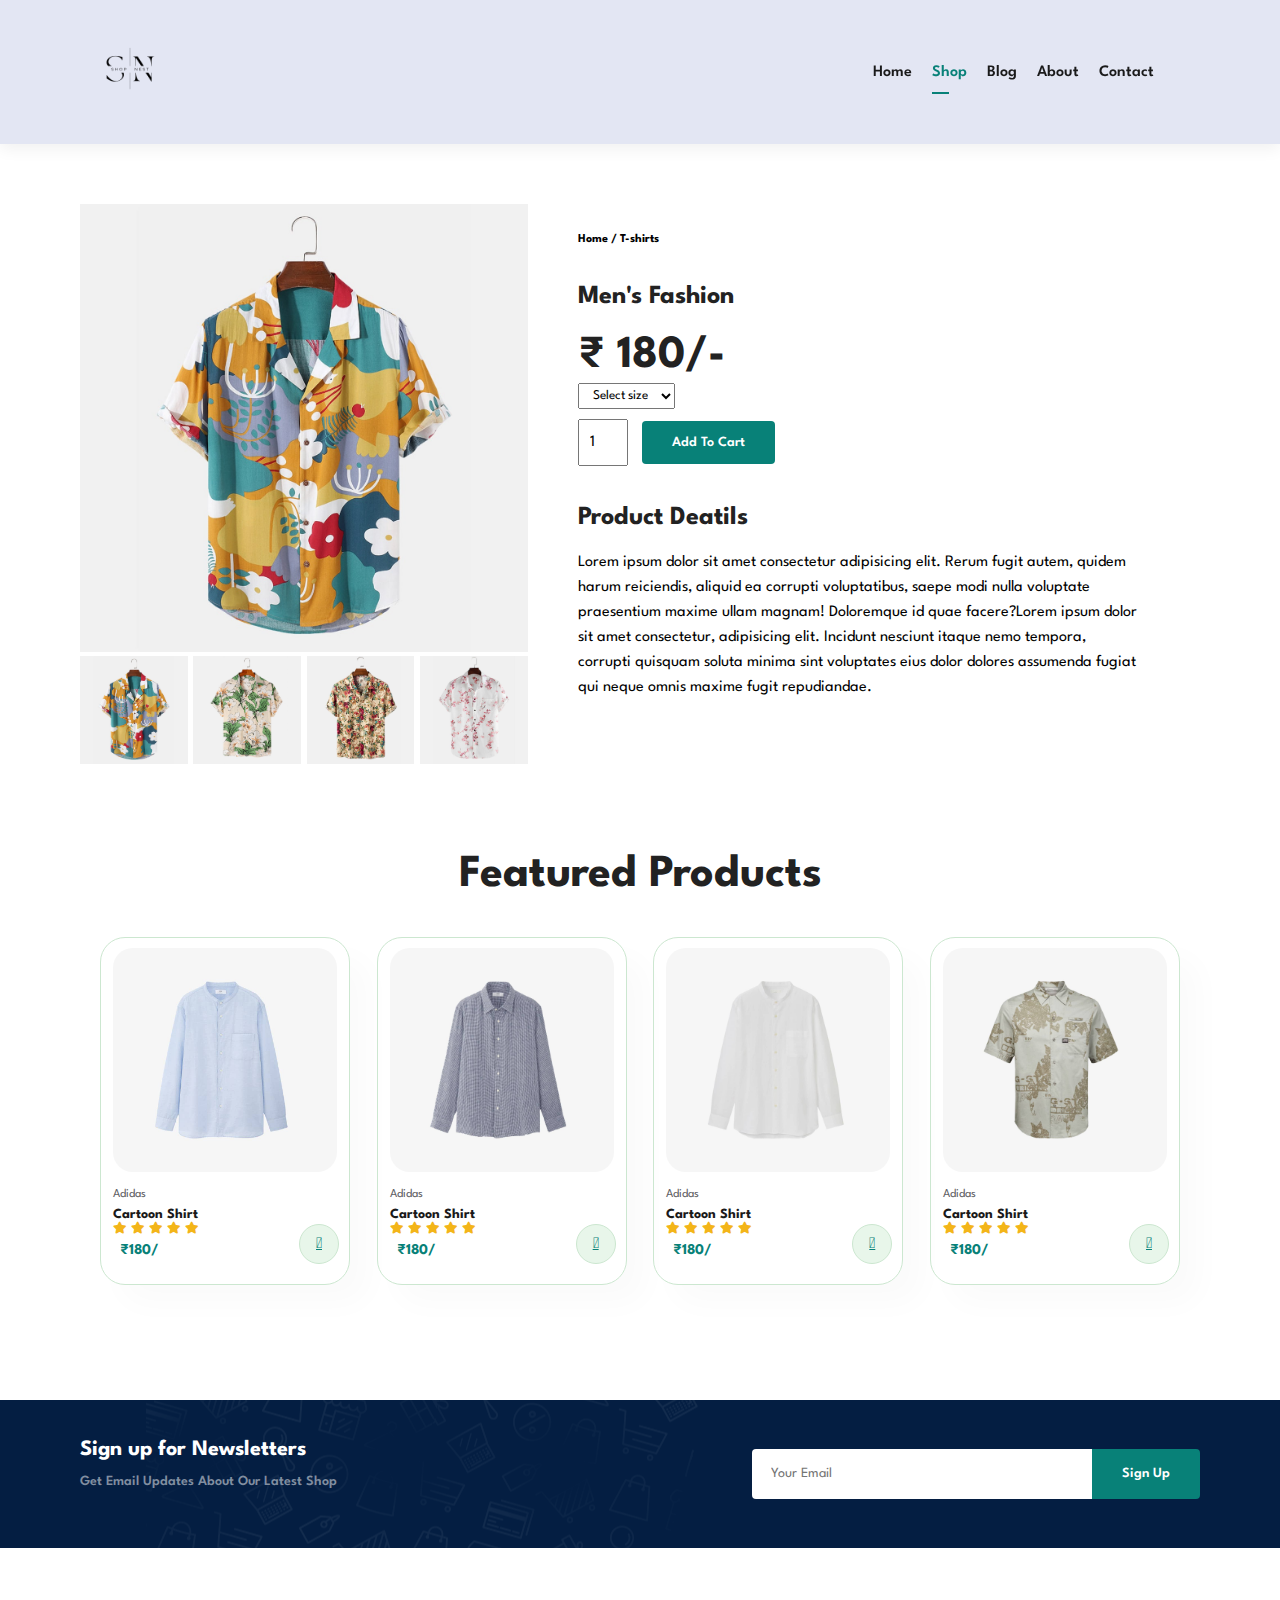
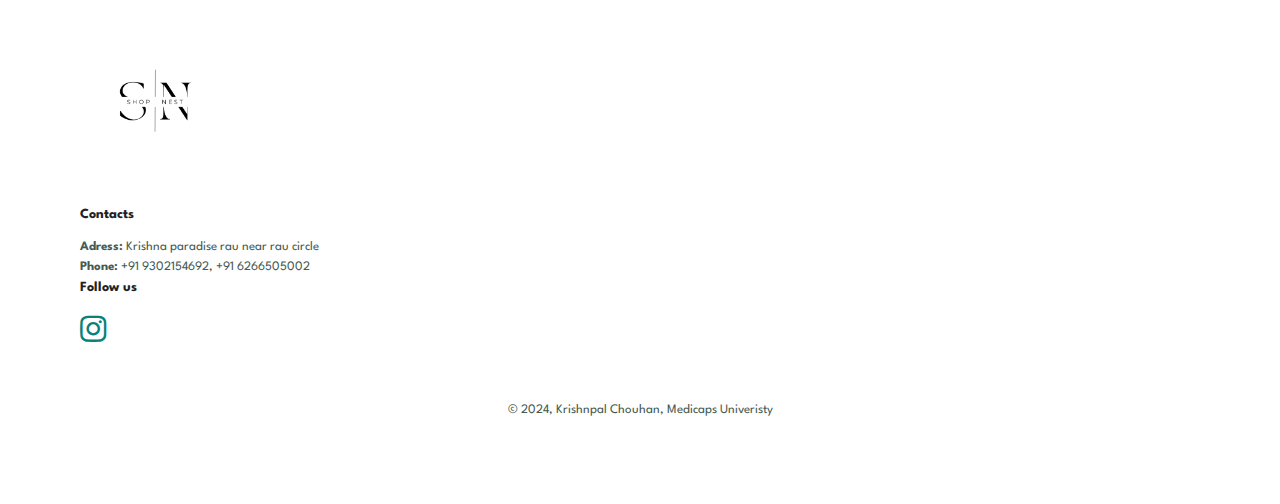
<file: Shop nest e com site/Build-and-Deploy-Ecommerce-Website-main/sproduct.html>
<!DOCTYPE html>
<html lang="en">

    <head>
        <meta charset="UTF-8">
        <meta http-equiv="X-UA-Compatible" content="IE=edge">
        <meta name="viewport" content="width=device-width, initial-scale=1.0">
        <title>Shop Nest</title>
        <link rel="stylesheet" href="https://pro.fontawesome.com/releases/v5.10.0/css/all.css" />

        <link rel="stylesheet" href="style.css">
    </head>

    <body>

        
        <script src="script.js"></script>

        <section id = "header">
            <a href="a">
            <img src="img/logo.png" class="logo" style=" height: 100px;  width: 100px;"></a>
            
        <div>
            <ul id="navbar">
                <li><a  href="index.html">Home</a></li>
                <li><a class="active" href="shop.html">Shop</a></li>
                <li><a href="blog.html">Blog</a></li>
                <li><a href="about.html">About</a></li>
                <li><a href="contact.html">Contact</a></li>
                <li><a href="cart.html"><i class="far fa-shopping-bag"></i></a></li>
    
            </ul>
        </div>
    </section>

    <section id="prodetails" class="section-p1">
        <div class="single-pro-img">
            <img src="img/products/f1.jpg" width="100%" alt="" id="MainImg">
           
            <div class="small-img-group">
                <div class="small-img-col">
                    <img src="img/products/f1.jpg" width="100%" class="small-img">
                </div>
                <div class="small-img-col">
                    <img src="img/products/f2.jpg" width="100%" class="small-img">
                </div>
                <div class="small-img-col">
                    <img src="img/products/f3.jpg" width="100%" class="small-img">
                </div>
                <div class="small-img-col">
                    <img src="img/products/f4.jpg" width="100%" class="small-img">
                </div>
            </div>
        </div>
        <div class="single-pro-details">
            <h6>Home / T-shirts</h6>
            <h4>Men's Fashion</h4>
            <h2>₹ 180/-</h2>
            <select >
                <option>Select size</option>
                <option>XS</option>
                <option>S</option>
                <option>M</option>
                <option>L</option>
                <option>XL</option>
            </select>
            <input type="number" value="1"></input>
            <button class="normal" >Add To Cart</button>
            <h4>Product Deatils</h4>
            <span>Lorem ipsum dolor sit amet consectetur adipisicing elit. Rerum fugit autem, quidem harum reiciendis, aliquid ea corrupti voluptatibus, saepe modi nulla voluptate praesentium maxime ullam magnam! Doloremque id quae facere?Lorem ipsum dolor sit amet consectetur, adipisicing elit. Incidunt nesciunt itaque nemo tempora, corrupti quisquam soluta minima sint voluptates eius dolor dolores assumenda fugiat qui neque omnis maxime fugit repudiandae.</span>
        </div>
    </section>
    <section id="product1" class="section-p1">
        <h2>Featured Products</h2>
        
        <div class="pro-container">
        <div class="pro">
            <img src="img/products/n1.jpg" alt="">
            <div class="des">
                <span>Adidas</span>
                <h5>Cartoon Shirt</h5>
                <div class="star">
                    <i class="fas fa-star"></i>
                    <i class="fas fa-star"></i>
                    <i class="fas fa-star"></i>
                    <i class="fas fa-star"></i>
                    <i class="fas fa-star"></i>

                </div>
                <h4>₹180/</h4>
            </div>
            <a href="#" class="fal fa-shopping-cart cart"></a>
        </div>
        <div class="pro">
            <img src="img/products/n2.jpg" alt="">
            <div class="des">
                <span>Adidas</span>
                <h5>Cartoon Shirt</h5>
                <div class="star">
                    <i class="fas fa-star"></i>
                    <i class="fas fa-star"></i>
                    <i class="fas fa-star"></i>
                    <i class="fas fa-star"></i>
                    <i class="fas fa-star"></i>

                </div>
                <h4>₹180/</h4>
            </div>
            <a href="#" class="fal fa-shopping-cart cart"></a>
        </div> <div class="pro">
            <img src="img/products/n3.jpg" alt="">
            <div class="des">
                <span>Adidas</span>
                <h5>Cartoon Shirt</h5>
                <div class="star">
                    <i class="fas fa-star"></i>
                    <i class="fas fa-star"></i>
                    <i class="fas fa-star"></i>
                    <i class="fas fa-star"></i>
                    <i class="fas fa-star"></i>

                </div>
                <h4>₹180/</h4>
            </div>
            <a href="#" class="fal fa-shopping-cart cart"></a>
        </div> <div class="pro">
            <img src="img/products/n4.jpg" alt="">
            <div class="des">
                <span>Adidas</span>
                <h5>Cartoon Shirt</h5>
                <div class="star">
                    <i class="fas fa-star"></i>
                    <i class="fas fa-star"></i>
                    <i class="fas fa-star"></i>
                    <i class="fas fa-star"></i>
                    <i class="fas fa-star"></i>

                </div>
                <h4>₹180/</h4>
            </div>
            <a href="#" class="fal fa-shopping-cart cart"></a>
        </div> 
    </div>
    </section>

    
    <section id="newsletter" class="section-p1 section-m1">
        <div class="newstext">
            <h4>Sign up for Newsletters</h4>
            <p>Get Email Updates About Our Latest Shop</p>
        </div>
        <div class="form">
            <input type="text" placeholder="Your Email">
            <button class="normal">Sign Up</button>
        </div>
    </section>
    <footer class="section-p1">
        <div class="col">
            <img class="logo" src="img/logo.png" class="logo" style=" height: 150px;  width: 150px;"></a>
        <h4>Contacts</h4>
        <p><strong>Adress:</strong> Krishna paradise rau near rau circle </p>
        <p><strong>Phone:</strong> +91 9302154692, +91 6266505002 </p>
        <div class="follow">
            <h4>Follow us</h4>
            <div class="icon">
                <a href="https://www.instagram.com/krishnpal_chouhan_">
                    <i class="fab fa-instagram"></i>
                   </a>
        </div>
        </div>
    </div>
    <div class="copyright section-p1" >
        <p> © 2024, Krishnpal Chouhan, Medicaps Univeristy</p></div>
    </footer>
    <script>
        var MainImg = document.getElementById("MainImg");
        var smallimg = document.getElementsByClassName("small-img");

        smallimg[0].onclick = function(){
            MainImg.src = smallimg[0].src;       
         }
         smallimg[1].onclick = function(){
            MainImg.src = smallimg[1].src;       
         }
         smallimg[2].onclick = function(){
            MainImg.src = smallimg[2].src;       
         }
         smallimg[3].onclick = function(){
            MainImg.src = smallimg[3].src;       
         }
    </script>
    
</body>


</html>
</file>
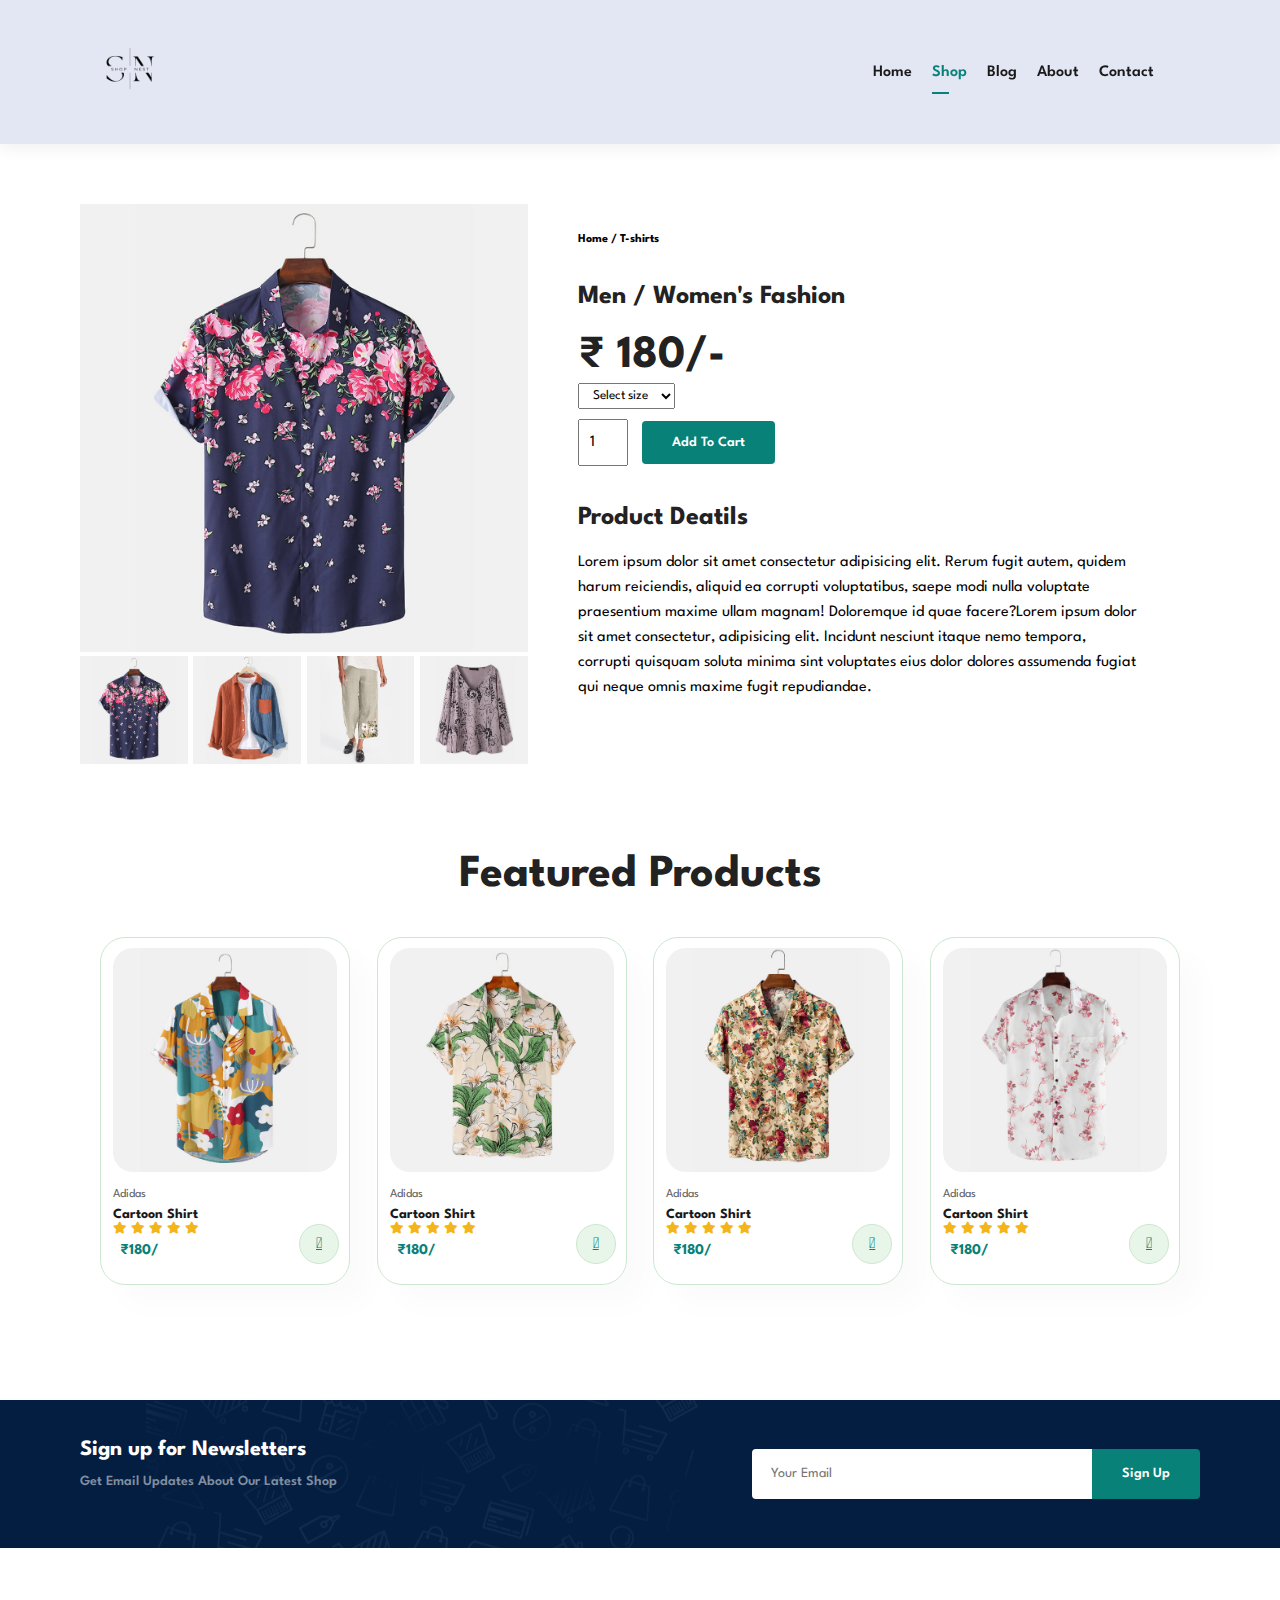
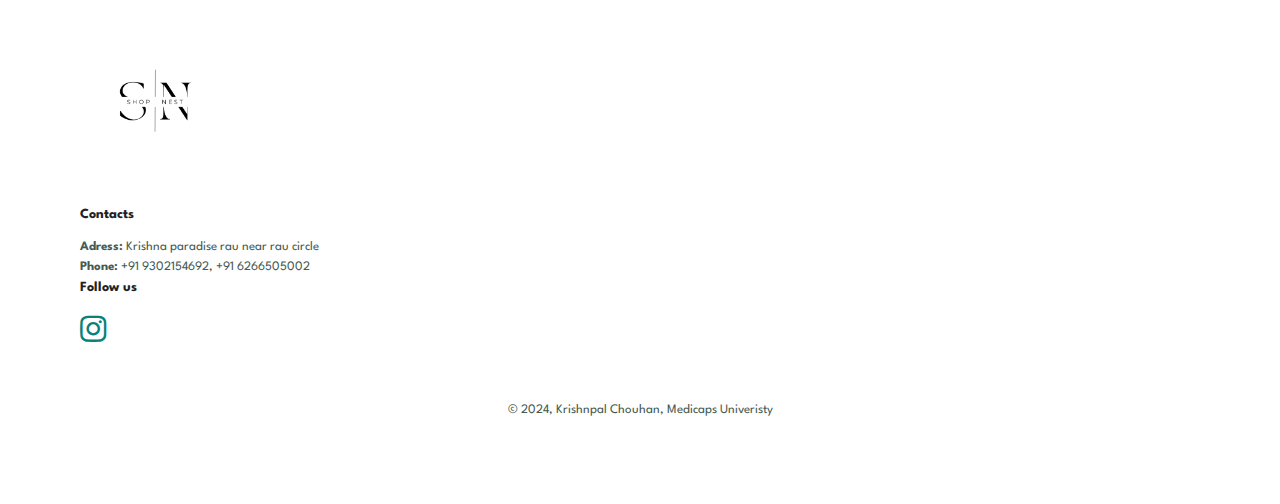
<file: Shop nest e com site/Build-and-Deploy-Ecommerce-Website-main/sproduct1.html>
<!DOCTYPE html>
<html lang="en">

    <head>
        <meta charset="UTF-8">
        <meta http-equiv="X-UA-Compatible" content="IE=edge">
        <meta name="viewport" content="width=device-width, initial-scale=1.0">
        <title>Shop Nest</title>
        <link rel="stylesheet" href="https://pro.fontawesome.com/releases/v5.10.0/css/all.css" />

        <link rel="stylesheet" href="style.css">
    </head>

    <body>

        
        <script src="script.js"></script>

        <section id = "header">
            <a href="a">
            <img src="img/logo.png" class="logo" style=" height: 100px;  width: 100px;"></a>
            
        <div>
            <ul id="navbar">
                <li><a  href="index.html">Home</a></li>
                <li><a class="active" href="shop.html">Shop</a></li>
                <li><a href="blog.html">Blog</a></li>
                <li><a href="about.html">About</a></li>
                <li><a href="contact.html">Contact</a></li>
                <li><a href="cart.html"><i class="far fa-shopping-bag"></i></a></li>
    
            </ul>
        </div>
    </section>

    <section id="prodetails" class="section-p1">
        <div class="single-pro-img">
            <img src="img/products/f5.jpg" width="100%" alt="" id="MainImg">
           
            <div class="small-img-group">
                <div class="small-img-col">
                    <img src="img/products/f5.jpg" width="100%" class="small-img">
                </div>
                <div class="small-img-col">
                    <img src="img/products/f6.jpg" width="100%" class="small-img">
                </div>
                <div class="small-img-col">
                    <img src="img/products/f7.jpg" width="100%" class="small-img">
                </div>
                <div class="small-img-col">
                    <img src="img/products/f8.jpg" width="100%" class="small-img">
                </div>
            </div>
        </div>
        <div class="single-pro-details">
            <h6>Home / T-shirts</h6>
            <h4>Men / Women's Fashion</h4>
            <h2>₹ 180/-</h2>
            <select >
                <option>Select size</option>
                <option>XS</option>
                <option>S</option>
                <option>M</option>
                <option>L</option>
                <option>XL</option>
            </select>
            <input type="number" value="1"></input>
            <button class="normal" >Add To Cart</button>
            <h4>Product Deatils</h4>
            <span>Lorem ipsum dolor sit amet consectetur adipisicing elit. Rerum fugit autem, quidem harum reiciendis, aliquid ea corrupti voluptatibus, saepe modi nulla voluptate praesentium maxime ullam magnam! Doloremque id quae facere?Lorem ipsum dolor sit amet consectetur, adipisicing elit. Incidunt nesciunt itaque nemo tempora, corrupti quisquam soluta minima sint voluptates eius dolor dolores assumenda fugiat qui neque omnis maxime fugit repudiandae.</span>
        </div>
    </section>
    <section id="product1" class="section-p1">
        <h2>Featured Products</h2>
        
        <div class="pro-container">
        <div class="pro">
            <img src="img/products/f1.jpg" alt="">
            <div class="des">
                <span>Adidas</span>
                <h5>Cartoon Shirt</h5>
                <div class="star">
                    <i class="fas fa-star"></i>
                    <i class="fas fa-star"></i>
                    <i class="fas fa-star"></i>
                    <i class="fas fa-star"></i>
                    <i class="fas fa-star"></i>

                </div>
                <h4>₹180/</h4>
            </div>
            <a href="#" class="fal fa-shopping-cart cart"></a>
        </div>
        <div class="pro">
            <img src="img/products/f2.jpg" alt="">
            <div class="des">
                <span>Adidas</span>
                <h5>Cartoon Shirt</h5>
                <div class="star">
                    <i class="fas fa-star"></i>
                    <i class="fas fa-star"></i>
                    <i class="fas fa-star"></i>
                    <i class="fas fa-star"></i>
                    <i class="fas fa-star"></i>

                </div>
                <h4>₹180/</h4>
            </div>
            <a href="#" class="fal fa-shopping-cart cart"></a>
        </div> <div class="pro">
            <img src="img/products/f3.jpg" alt="">
            <div class="des">
                <span>Adidas</span>
                <h5>Cartoon Shirt</h5>
                <div class="star">
                    <i class="fas fa-star"></i>
                    <i class="fas fa-star"></i>
                    <i class="fas fa-star"></i>
                    <i class="fas fa-star"></i>
                    <i class="fas fa-star"></i>

                </div>
                <h4>₹180/</h4>
            </div>
            <a href="#" class="fal fa-shopping-cart cart"></a>
        </div> <div class="pro">
            <img src="img/products/f4.jpg" alt="">
            <div class="des">
                <span>Adidas</span>
                <h5>Cartoon Shirt</h5>
                <div class="star">
                    <i class="fas fa-star"></i>
                    <i class="fas fa-star"></i>
                    <i class="fas fa-star"></i>
                    <i class="fas fa-star"></i>
                    <i class="fas fa-star"></i>

                </div>
                <h4>₹180/</h4>
            </div>
            <a href="#" class="fal fa-shopping-cart cart"></a>
        </div> 
    </div>
    </section>

    
    <section id="newsletter" class="section-p1 section-m1">
        <div class="newstext">
            <h4>Sign up for Newsletters</h4>
            <p>Get Email Updates About Our Latest Shop</p>
        </div>
        <div class="form">
            <input type="text" placeholder="Your Email">
            <button class="normal">Sign Up</button>
        </div>
    </section>
    <footer class="section-p1">
        <div class="col">
            <img class="logo" src="img/logo.png" class="logo" style=" height: 150px;  width: 150px;"></a>
        <h4>Contacts</h4>
        <p><strong>Adress:</strong> Krishna paradise rau near rau circle </p>
        <p><strong>Phone:</strong> +91 9302154692, +91 6266505002 </p>
        <div class="follow">
            <h4>Follow us</h4>
            <div class="icon">
                <a href="https://www.instagram.com/krishnpal_chouhan_">
                    <i class="fab fa-instagram"></i>
                   </a>
        </div>
        </div>
    </div>
    <div class="copyright section-p1" >
        <p> © 2024, Krishnpal Chouhan, Medicaps Univeristy</p></div>
    </footer>
    <script>
        var MainImg = document.getElementById("MainImg");
        var smallimg = document.getElementsByClassName("small-img");

        smallimg[0].onclick = function(){
            MainImg.src = smallimg[0].src;       
         }
         smallimg[1].onclick = function(){
            MainImg.src = smallimg[1].src;       
         }
         smallimg[2].onclick = function(){
            MainImg.src = smallimg[2].src;       
         }
         smallimg[3].onclick = function(){
            MainImg.src = smallimg[3].src;       
         }
    </script>
    
</body>


</html>
</file>
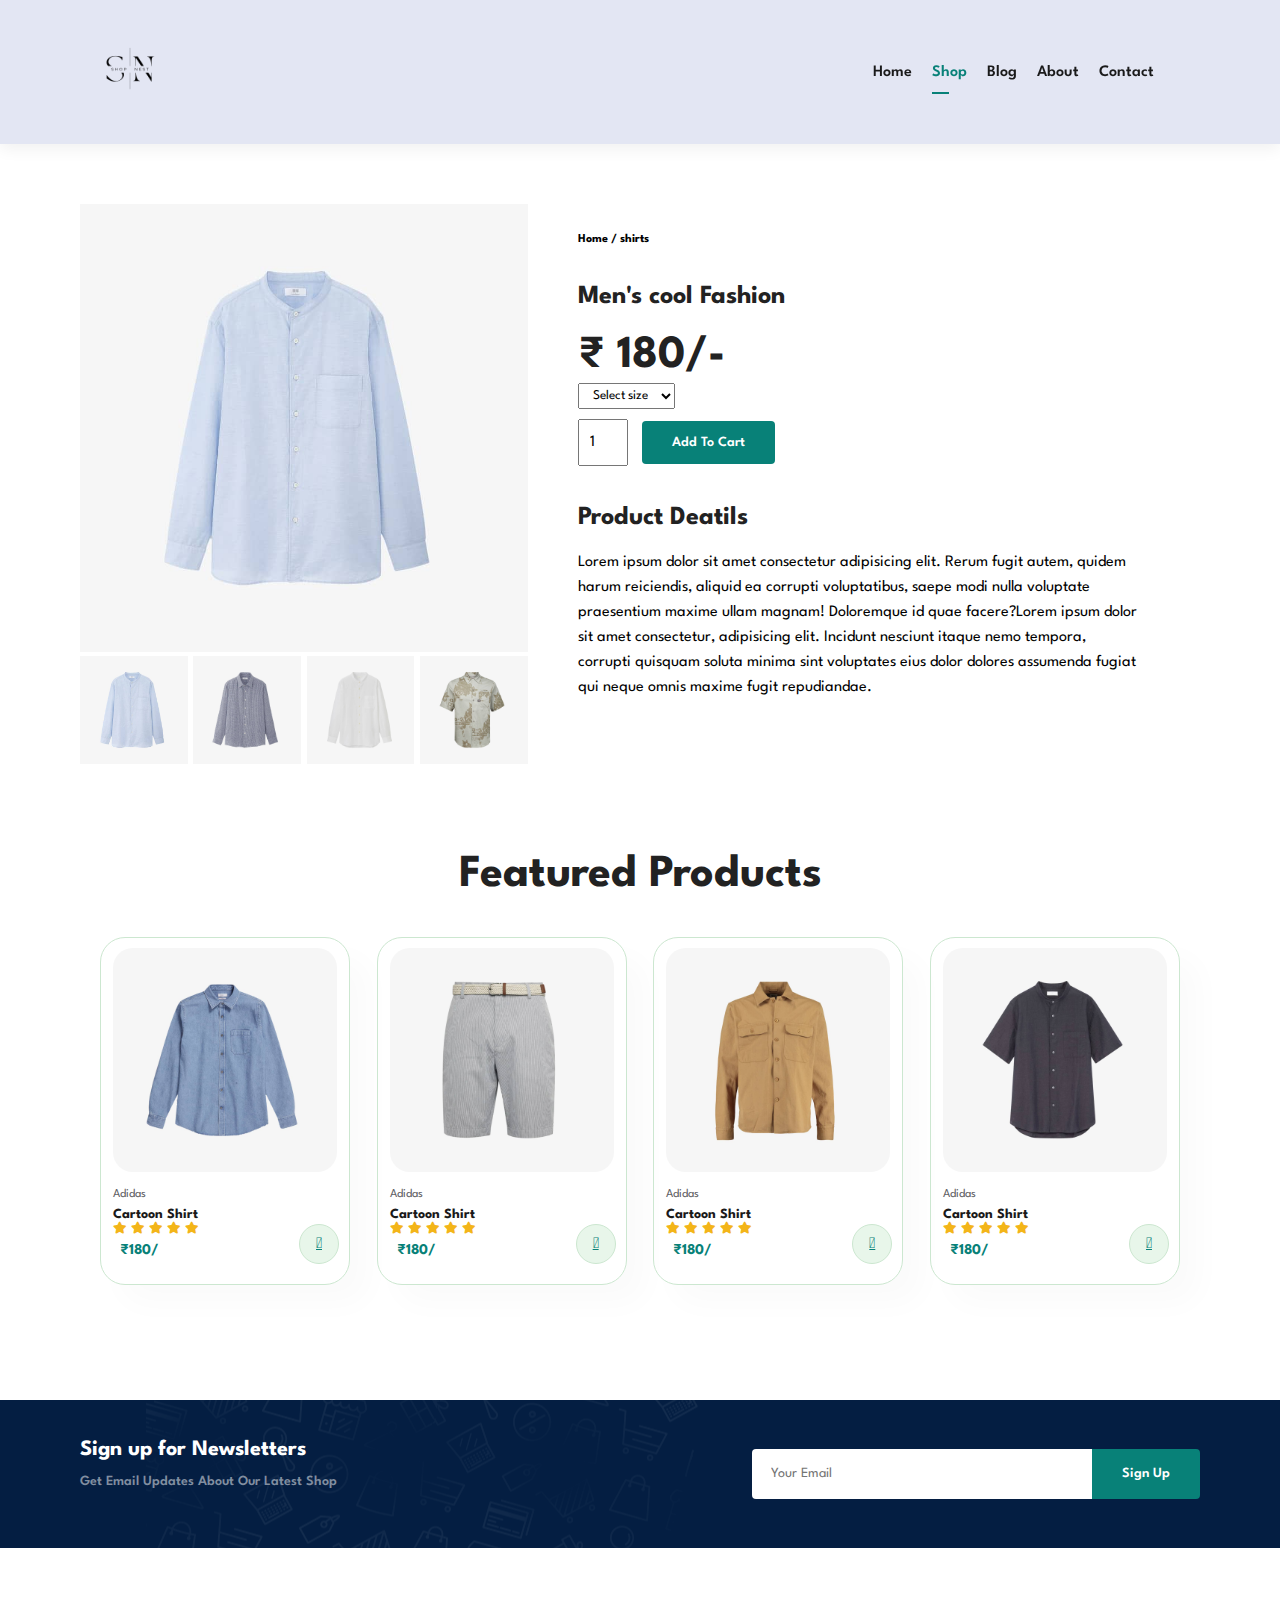
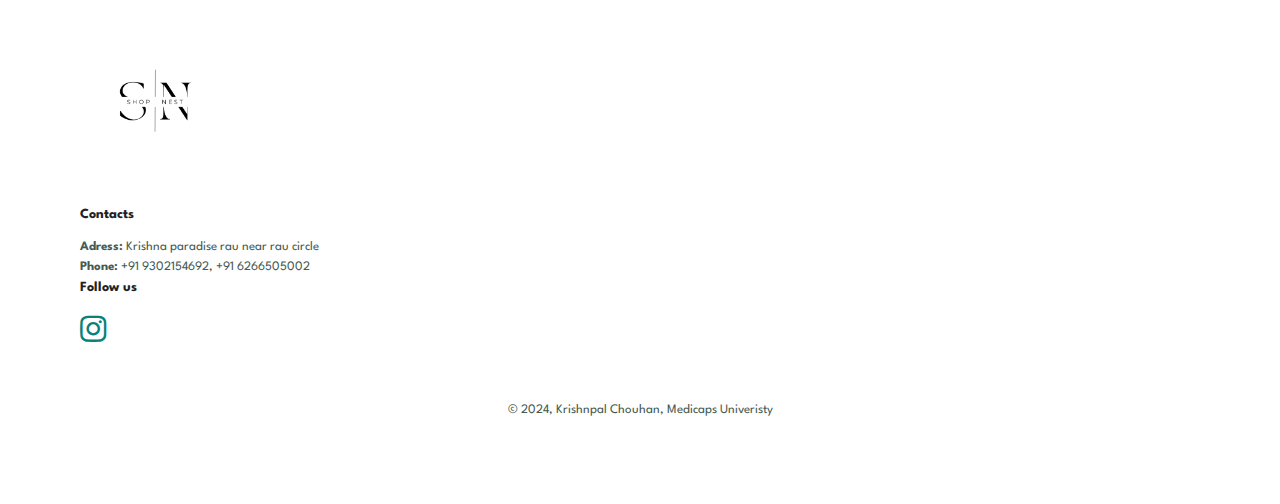
<file: Shop nest e com site/Build-and-Deploy-Ecommerce-Website-main/sproduct2.html>
<!DOCTYPE html>
<html lang="en">

    <head>
        <meta charset="UTF-8">
        <meta http-equiv="X-UA-Compatible" content="IE=edge">
        <meta name="viewport" content="width=device-width, initial-scale=1.0">
        <title>Shop Nest</title>
        <link rel="stylesheet" href="https://pro.fontawesome.com/releases/v5.10.0/css/all.css" />

        <link rel="stylesheet" href="style.css">
    </head>

    <body>

        
        <script src="script.js"></script>

        <section id = "header">
            <a href="a">
            <img src="img/logo.png" class="logo" style=" height: 100px;  width: 100px;"></a>
            
        <div>
            <ul id="navbar">
                <li><a  href="index.html">Home</a></li>
                <li><a class="active" href="shop.html">Shop</a></li>
                <li><a href="blog.html">Blog</a></li>
                <li><a href="about.html">About</a></li>
                <li><a href="contact.html">Contact</a></li>
                <li><a href="cart.html"><i class="far fa-shopping-bag"></i></a></li>
    
            </ul>
        </div>
    </section>

    <section id="prodetails" class="section-p1">
        <div class="single-pro-img">
            <img src="img/products/n1.jpg" width="100%" alt="" id="MainImg">
           
            <div class="small-img-group">
                <div class="small-img-col">
                    <img src="img/products/n1.jpg" width="100%" class="small-img">
                </div>
                <div class="small-img-col">
                    <img src="img/products/n2.jpg" width="100%" class="small-img">
                </div>
                <div class="small-img-col">
                    <img src="img/products/n3.jpg" width="100%" class="small-img">
                </div>
                <div class="small-img-col">
                    <img src="img/products/n4.jpg" width="100%" class="small-img">
                </div>
            </div>
        </div>
        <div class="single-pro-details">
            <h6>Home / shirts</h6>
            <h4>Men's cool Fashion</h4>
            <h2>₹ 180/-</h2>
            <select >
                <option>Select size</option>
                <option>XS</option>
                <option>S</option>
                <option>M</option>
                <option>L</option>
                <option>XL</option>
            </select>
            <input type="number" value="1"></input>
            <button class="normal" >Add To Cart</button>
            <h4>Product Deatils</h4>
            <span>Lorem ipsum dolor sit amet consectetur adipisicing elit. Rerum fugit autem, quidem harum reiciendis, aliquid ea corrupti voluptatibus, saepe modi nulla voluptate praesentium maxime ullam magnam! Doloremque id quae facere?Lorem ipsum dolor sit amet consectetur, adipisicing elit. Incidunt nesciunt itaque nemo tempora, corrupti quisquam soluta minima sint voluptates eius dolor dolores assumenda fugiat qui neque omnis maxime fugit repudiandae.</span>
        </div>
    </section>
    <section id="product1" class="section-p1">
        <h2>Featured Products</h2>
        
        <div class="pro-container">
        <div class="pro">
            <img src="img/products/n5.jpg" alt="">
            <div class="des">
                <span>Adidas</span>
                <h5>Cartoon Shirt</h5>
                <div class="star">
                    <i class="fas fa-star"></i>
                    <i class="fas fa-star"></i>
                    <i class="fas fa-star"></i>
                    <i class="fas fa-star"></i>
                    <i class="fas fa-star"></i>

                </div>
                <h4>₹180/</h4>
            </div>
            <a href="#" class="fal fa-shopping-cart cart"></a>
        </div>
        <div class="pro">
            <img src="img/products/n6.jpg" alt="">
            <div class="des">
                <span>Adidas</span>
                <h5>Cartoon Shirt</h5>
                <div class="star">
                    <i class="fas fa-star"></i>
                    <i class="fas fa-star"></i>
                    <i class="fas fa-star"></i>
                    <i class="fas fa-star"></i>
                    <i class="fas fa-star"></i>

                </div>
                <h4>₹180/</h4>
            </div>
            <a href="#" class="fal fa-shopping-cart cart"></a>
        </div> <div class="pro">
            <img src="img/products/n7.jpg" alt="">
            <div class="des">
                <span>Adidas</span>
                <h5>Cartoon Shirt</h5>
                <div class="star">
                    <i class="fas fa-star"></i>
                    <i class="fas fa-star"></i>
                    <i class="fas fa-star"></i>
                    <i class="fas fa-star"></i>
                    <i class="fas fa-star"></i>

                </div>
                <h4>₹180/</h4>
            </div>
            <a href="#" class="fal fa-shopping-cart cart"></a>
        </div> <div class="pro">
            <img src="img/products/n8.jpg" alt="">
            <div class="des">
                <span>Adidas</span>
                <h5>Cartoon Shirt</h5>
                <div class="star">
                    <i class="fas fa-star"></i>
                    <i class="fas fa-star"></i>
                    <i class="fas fa-star"></i>
                    <i class="fas fa-star"></i>
                    <i class="fas fa-star"></i>

                </div>
                <h4>₹180/</h4>
            </div>
            <a href="#" class="fal fa-shopping-cart cart"></a>
        </div> 
    </div>
    </section>

    
    <section id="newsletter" class="section-p1 section-m1">
        <div class="newstext">
            <h4>Sign up for Newsletters</h4>
            <p>Get Email Updates About Our Latest Shop</p>
        </div>
        <div class="form">
            <input type="text" placeholder="Your Email">
            <button class="normal">Sign Up</button>
        </div>
    </section>
    <footer class="section-p1">
        <div class="col">
            <img class="logo" src="img/logo.png" class="logo" style=" height: 150px;  width: 150px;"></a>
        <h4>Contacts</h4>
        <p><strong>Adress:</strong> Krishna paradise rau near rau circle </p>
        <p><strong>Phone:</strong> +91 9302154692, +91 6266505002 </p>
        <div class="follow">
            <h4>Follow us</h4>
            <div class="icon">
                <a href="https://www.instagram.com/krishnpal_chouhan_">
                    <i class="fab fa-instagram"></i>
                   </a>
        </div>
        </div>
    </div>
    <div class="copyright section-p1" >
        <p> © 2024, Krishnpal Chouhan, Medicaps Univeristy</p></div>
    </footer>
    <script>
        var MainImg = document.getElementById("MainImg");
        var smallimg = document.getElementsByClassName("small-img");

        smallimg[0].onclick = function(){
            MainImg.src = smallimg[0].src;       
         }
         smallimg[1].onclick = function(){
            MainImg.src = smallimg[1].src;       
         }
         smallimg[2].onclick = function(){
            MainImg.src = smallimg[2].src;       
         }
         smallimg[3].onclick = function(){
            MainImg.src = smallimg[3].src;       
         }
    </script>
    
</body>


</html>
</file>
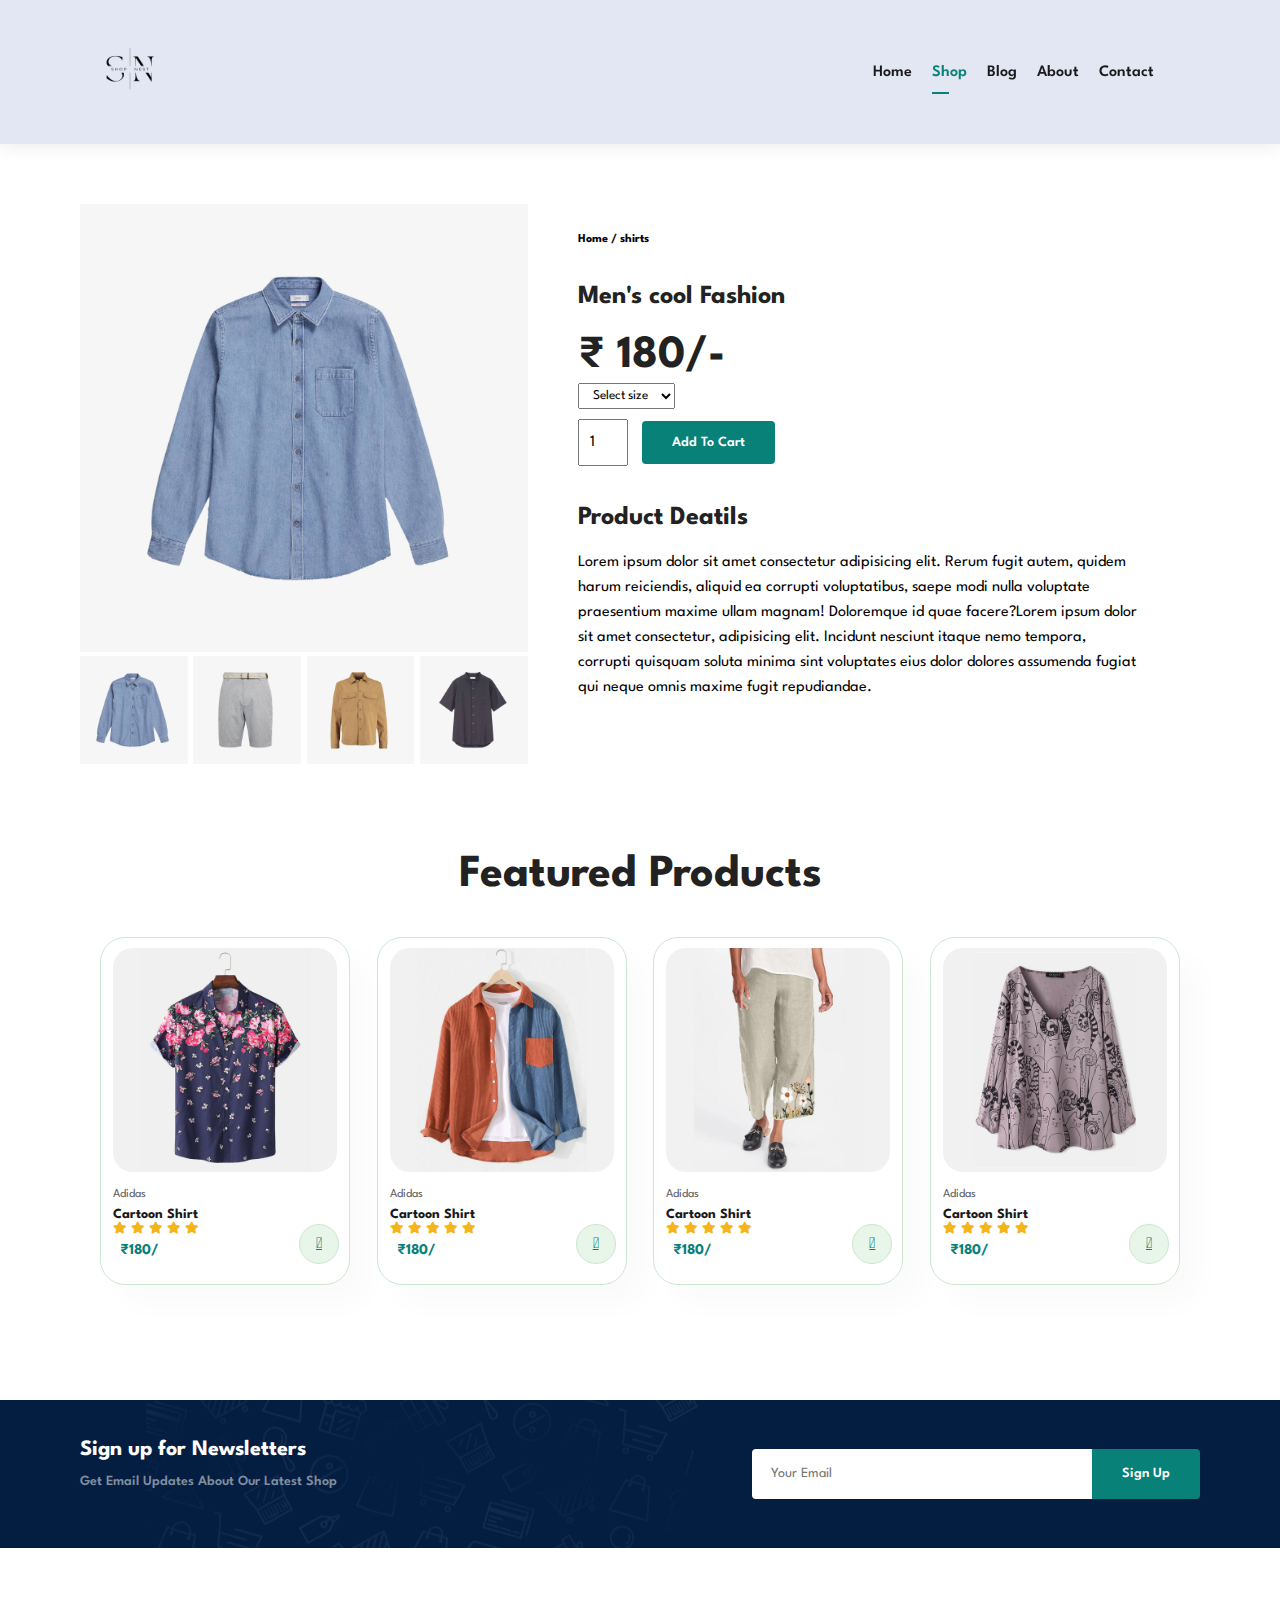
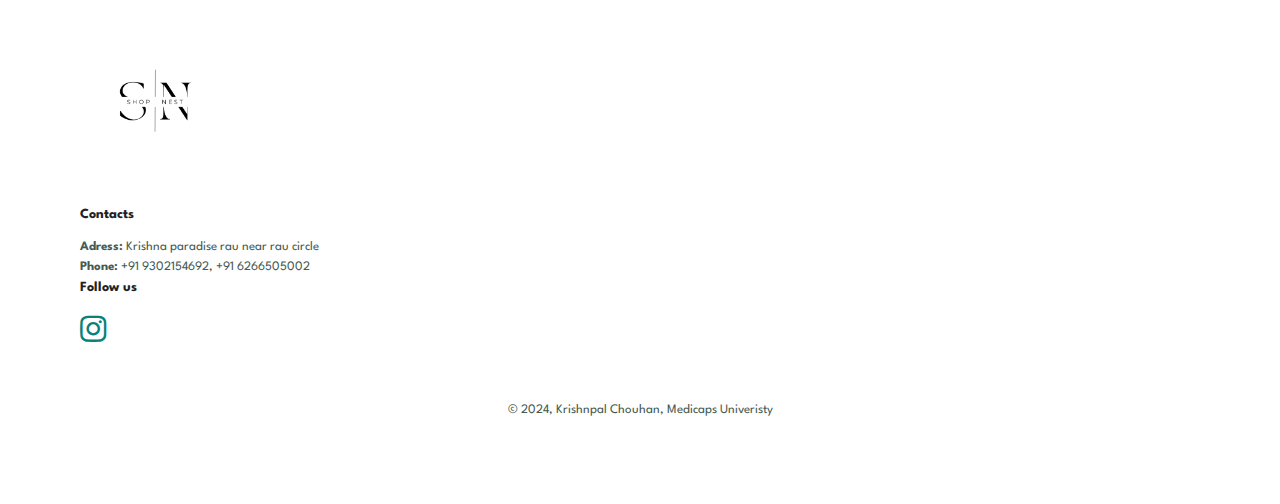
<file: Shop nest e com site/Build-and-Deploy-Ecommerce-Website-main/sproduct3.html>
<!DOCTYPE html>
<html lang="en">

    <head>
        <meta charset="UTF-8">
        <meta http-equiv="X-UA-Compatible" content="IE=edge">
        <meta name="viewport" content="width=device-width, initial-scale=1.0">
        <title>Shop Nest</title>
        <link rel="stylesheet" href="https://pro.fontawesome.com/releases/v5.10.0/css/all.css" />

        <link rel="stylesheet" href="style.css">
    </head>

    <body>

        
        <script src="script.js"></script>

        <section id = "header">
            <a href="a">
            <img src="img/logo.png" class="logo" style=" height: 100px;  width: 100px;"></a>
            
        <div>
            <ul id="navbar">
                <li><a  href="index.html">Home</a></li>
                <li><a class="active" href="shop.html">Shop</a></li>
                <li><a href="blog.html">Blog</a></li>
                <li><a href="about.html">About</a></li>
                <li><a href="contact.html">Contact</a></li>
                <li><a href="cart.html"><i class="far fa-shopping-bag"></i></a></li>
    
            </ul>
        </div>
    </section>

    <section id="prodetails" class="section-p1">
        <div class="single-pro-img">
            <img src="img/products/n5.jpg" width="100%" alt="" id="MainImg">
           
            <div class="small-img-group">
                <div class="small-img-col">
                    <img src="img/products/n5.jpg" width="100%" class="small-img">
                </div>
                <div class="small-img-col">
                    <img src="img/products/n6.jpg" width="100%" class="small-img">
                </div>
                <div class="small-img-col">
                    <img src="img/products/n7.jpg" width="100%" class="small-img">
                </div>
                <div class="small-img-col">
                    <img src="img/products/n8.jpg" width="100%" class="small-img">
                </div>
            </div>
        </div>
        <div class="single-pro-details">
            <h6>Home / shirts</h6>
            <h4>Men's cool Fashion</h4>
            <h2>₹ 180/-</h2>
            <select >
                <option>Select size</option>
                <option>XS</option>
                <option>S</option>
                <option>M</option>
                <option>L</option>
                <option>XL</option>
            </select>
            <input type="number" value="1"></input>
            <button class="normal" >Add To Cart</button>
            <h4>Product Deatils</h4>
            <span>Lorem ipsum dolor sit amet consectetur adipisicing elit. Rerum fugit autem, quidem harum reiciendis, aliquid ea corrupti voluptatibus, saepe modi nulla voluptate praesentium maxime ullam magnam! Doloremque id quae facere?Lorem ipsum dolor sit amet consectetur, adipisicing elit. Incidunt nesciunt itaque nemo tempora, corrupti quisquam soluta minima sint voluptates eius dolor dolores assumenda fugiat qui neque omnis maxime fugit repudiandae.</span>
        </div>
    </section>
    <section id="product1" class="section-p1">
        <h2>Featured Products</h2>
        
        <div class="pro-container">
        <div class="pro">
            <img src="img/products/f5.jpg" alt="">
            <div class="des">
                <span>Adidas</span>
                <h5>Cartoon Shirt</h5>
                <div class="star">
                    <i class="fas fa-star"></i>
                    <i class="fas fa-star"></i>
                    <i class="fas fa-star"></i>
                    <i class="fas fa-star"></i>
                    <i class="fas fa-star"></i>

                </div>
                <h4>₹180/</h4>
            </div>
            <a href="#" class="fal fa-shopping-cart cart"></a>
        </div>
        <div class="pro">
            <img src="img/products/f6.jpg" alt="">
            <div class="des">
                <span>Adidas</span>
                <h5>Cartoon Shirt</h5>
                <div class="star">
                    <i class="fas fa-star"></i>
                    <i class="fas fa-star"></i>
                    <i class="fas fa-star"></i>
                    <i class="fas fa-star"></i>
                    <i class="fas fa-star"></i>

                </div>
                <h4>₹180/</h4>
            </div>
            <a href="#" class="fal fa-shopping-cart cart"></a>
        </div> <div class="pro">
            <img src="img/products/f7.jpg" alt="">
            <div class="des">
                <span>Adidas</span>
                <h5>Cartoon Shirt</h5>
                <div class="star">
                    <i class="fas fa-star"></i>
                    <i class="fas fa-star"></i>
                    <i class="fas fa-star"></i>
                    <i class="fas fa-star"></i>
                    <i class="fas fa-star"></i>

                </div>
                <h4>₹180/</h4>
            </div>
            <a href="#" class="fal fa-shopping-cart cart"></a>
        </div> <div class="pro">
            <img src="img/products/f8.jpg" alt="">
            <div class="des">
                <span>Adidas</span>
                <h5>Cartoon Shirt</h5>
                <div class="star">
                    <i class="fas fa-star"></i>
                    <i class="fas fa-star"></i>
                    <i class="fas fa-star"></i>
                    <i class="fas fa-star"></i>
                    <i class="fas fa-star"></i>

                </div>
                <h4>₹180/</h4>
            </div>
            <a href="#" class="fal fa-shopping-cart cart"></a>
        </div> 
    </div>
    </section>

    
    <section id="newsletter" class="section-p1 section-m1">
        <div class="newstext">
            <h4>Sign up for Newsletters</h4>
            <p>Get Email Updates About Our Latest Shop</p>
        </div>
        <div class="form">
            <input type="text" placeholder="Your Email">
            <button class="normal">Sign Up</button>
        </div>
    </section>
    <footer class="section-p1">
        <div class="col">
            <img class="logo" src="img/logo.png" class="logo" style=" height: 150px;  width: 150px;"></a>
        <h4>Contacts</h4>
        <p><strong>Adress:</strong> Krishna paradise rau near rau circle </p>
        <p><strong>Phone:</strong> +91 9302154692, +91 6266505002 </p>
        <div class="follow">
            <h4>Follow us</h4>
            <div class="icon">
                <a href="https://www.instagram.com/krishnpal_chouhan_">
                    <i class="fab fa-instagram"></i>
                   </a>
        </div>
        </div>
    </div>
    <div class="copyright section-p1" >
        <p> © 2024, Krishnpal Chouhan, Medicaps Univeristy</p></div>
    </footer>
    <script>
        var MainImg = document.getElementById("MainImg");
        var smallimg = document.getElementsByClassName("small-img");

        smallimg[0].onclick = function(){
            MainImg.src = smallimg[0].src;       
         }
         smallimg[1].onclick = function(){
            MainImg.src = smallimg[1].src;       
         }
         smallimg[2].onclick = function(){
            MainImg.src = smallimg[2].src;       
         }
         smallimg[3].onclick = function(){
            MainImg.src = smallimg[3].src;       
         }
    </script>
    
</body>


</html>
</file>
<file: Shop nest e com site/Build-and-Deploy-Ecommerce-Website-main/style.css>
@import url("https://fonts.googleapis.com/css2?family=Spartan:wght@100;200;300;400;500;600;700;800;900&display=swap");
* {
  margin: 0;
  padding: 0;
  box-sizing: border-box;
  font-family: "Spartan", sans-serif;
}

html {
  scroll-behavior: smooth;
}

/* Global Styles */

h1 {
  font-size: 50px;
  line-height: 64px;
  color: #222;
}

h2 {
  font-size: 46px;
  line-height: 54px;
  color: #222;
}

h4 {
  font-size: 20px;
  color: #222;
}

h6 {
  font-weight: 700;
  font-size: 12px;
}

p {
  font-size: 16px;
  color: #465b52;
  margin: 15px 0 20px 0;
}

.section-p1 {
  padding: 40px 80px;
}

.section-m1 {
  margin: 40px 0;

}
button.normal{
  font-size: 14px;
  font-weight: 600;
  padding: 15px 30px;
  color: #000;
  background-color: #fff;
  border-radius: 4px;
  cursor: pointer;
  border: none;
  outline: none;
  transition: 0.2s;
}
button.white{
  font-size: 13px;
  font-weight: 600;
  padding: 11px 18px;
  color: #fff;
  background-color: transparent;
  cursor: pointer;
  border: 1px solid #fff;
  outline: none;
  transition: 0.2s;
}
body {
  width: 100%;
}

#header{
  display: flex;
  align-items: center;
  justify-content: space-between;
  padding: 20px 80px;
  background-color: #E3E6F3 ;
  box-shadow: 0 5px 15px rgba(0, 0, 0, 0.06);
  z-index: 999;
  position: sticky;
  top: 0;
  left: 0;
}

#navbar{
  display: flex;
  align-items: center;
  justify-content: center;

}

#navbar li {
  list-style: none;
  padding: 10px;
  position: relative;
}
#navbar li a{
  text-decoration: none;
  font-size: 16px;
  font-weight: 600;
  color: #1a1a1a;
  transition: 0.3s ease ;


}
#navbar li a:hover,
#navbar li a.active{
  
  color:#088178 ;
  text-decoration: dashed;
}
#navbar li a.active::after,
#navbar li a:hover::after{
  content: "";
  width: 30%;
  height: 2px;
  background: #088178;
  position: absolute;
  bottom: -4px;
  left: 10px;
}

#hero{
  background-image: url(img/hero4.png);
  height: 90vh;
  width: 100%;
  background-size: cover;
  background-position: top 25% right 0 ;
  padding: 0 80px;
  display: flex;
  flex-direction: column;
  align-items: flex-start;
  justify-content: center;
}
#hero h4{
  padding-bottom: 15px;

}
#hero h1{
  color: #088178 ;
}
#hero button{
  background-image: url(img/button.png);
  background-color: transparent;
  color: #088178;
  border: 0;
  padding: 14px 80px 14px 65px;
  background-repeat: no-repeat;
  cursor: pointer;
  font-weight: 700;
  font-size: 15px;

}

#feature {
  display: flex;
  align-items: center;
  justify-content: space-between;
  flex-wrap: wrap;
}
#feature .fe-box{
  width: 180px;
  text-align: center;
  padding:25px 15px;
  box-shadow: 20px 20px 34px rgba(0, 0, 0, 0.03);
  border: 1px solid #cce7d0;
  border-radius: 4px;
  margin: 15px 0 ;
}

#feature .fe-box:hover{
  box-shadow: 10px 10px 20px rgba(36, 36, 36, 0.5);

}
#feature .fe-box img{
  width:100%;
  margin-bottom: 10px;
}
#feature .fe-box h6{
  display: inline-block;
  padding: 9px 8px 6px 8px;
  line-height: 1;
  border-radius: 4px;
  color: #088178;
  background-color: #fddde4;
}
#feature .fe-box:nth-child(2) h6 {
 background-color: #cdebbc; 
}
#feature .fe-box:nth-child(3) h6 {
  background-color: #d1e8f2; 
 }
 #feature .fe-box:nth-child(4) h6 {
  background-color: #cdd4f8; 
 }
 #feature .fe-box:nth-child(5) h6 {
  background-color: #f6dbf6; 
 }
 #feature .fe-box:nth-child(6) h6 {
  background-color: #fff2e5; 
 }


#product1{
  text-align: center;
}
#product1 .pro-container{
  display: flex;
  justify-content: space-between;
  padding: 20px;
  flex-wrap: wrap;
}
#product1 .pro{
  width: 23%;
  min-width: 250px;
  padding: 10px 12px;
  border: 1px solid #cce7d0;
  border-radius: 25px;
  cursor: pointer;
  box-shadow: 20px 20px 30px rgba(0, 0, 0,0.02);
  margin: 15px 0;
  transition: 0.2s ease;
  position: relative;
}

#product1 .pro:hover
{
  box-shadow: 10px 10px 20px rgba(36, 36, 36, 0.5);

}
#product1 .pro img{
  width: 100%;
  border-radius: 20px;
}
#product1 .pro .des{
  text-align: start;
  padding: 10px 0;
}
#product1 .pro .des span{
  color: #606063;
  font-size: 12px;

}
#product1 .pro .des h5{
  padding-top: 7px ;
  color: #1a1a1a;
  font-size: 14px;
}
#product1 .pro .des i{
  font-size: 12px ;
  color: rgb(243, 181, 25);
}
#product1 .pro .des h4{
  padding: 7px;
  font-size: 15px;
  font-weight: 700;
  color: #088178;
}
#product1 .pro .cart{
  width: 40px;
  height: 40px;
  line-height: 40px;
  border-radius: 50px ;
  background-color: #e8f6ea;
  font-weight: 500;
  color: #088178;
  border:1px solid #cce7d0 ;
  position: absolute;
  bottom: 20px;
  right: 10px;
}
#product1 .pro .cart:hover{
  background-color: #088178;
  color: #FFF;
}
#banner{
  display: flex;
  flex-direction: column;
  justify-content: center;
  align-items: center;
  text-align: center;
  background-image: url(img/banner/b2.jpg);
  width: 100%;
  height: 40vh;
  background-size: cover;
  background-position: center;
  
}
#banner h4{
  color: #fff;
  font-size: 16px;
}
#banner h2{
  color: #fff;
  font-size: 30px;
  padding: 10px 0;

}
#banner h2 span{
  color: #ef3636;
}
#banner button:hover{
  background: #088178;
  color: #fff;
}
#sm-banner {
  display: flex;
  justify-content: space-between;
  flex-wrap: wrap;
}
#sm-banner .banner-box{
  display: flex;
  flex-direction: column;
  justify-content: center;
  align-items:flex-start;
  background-image: url(img/banner/b17.jpg);
  min-width: 660px;
  height: 50vh;
  background-size: cover;
  background-position: center;
  padding: 30px;
}
#sm-banner .banner-box2{
  background-image: url(img/banner/b10.jpg);
}
#sm-banner h4{
  color: #fff;
  font-size: 20px;
  font-weight: 300;
}
#sm-banner h2{
  color: #fff;
  font-size: 28px;
  font-weight: 800;
}
#sm-banner span{
  color: #fff;
  font-size: 14px;
  font-weight: 500;
  padding-bottom: 15px;
}
#sm-banner .banner-box:hover button{
  background-color: #088178;
  border: 1px solid #088178;
}
#banner3 {
  display: flex;
  justify-content: space-between;
  flex-wrap: wrap;
  padding: 0 100px ;
}
#banner3 .banner-box{
  display: flex;
  flex-direction: column;
  justify-content: center;
  align-items:flex-start;
  background-image: url(img/banner/b7.jpg);
  min-width: 30%;
  height: 30vh;
  background-size: cover;
  background-position: center;
  padding: 20px;
  margin-bottom: 20px;
}
#banner3 .banner-box2{
  background-image:url(img/banner/b4.jpg);
}
#banner3 .banner-box3{
  background-image:url(img/banner/b18.jpg);
}
#banner3 h2{
  color: #fff;
  font-weight: 900;
  font-size: 22px;
}
#banner3 h3{
  color: #ef4c72;
  font-weight: 800;
  font-size: 15px;
}
#newsletter{
  display: flex;
  justify-content: space-between;
  flex-wrap: wrap;
  align-items: center;
  background-image: url(img/banner/b14.png);
  background-repeat: no-repeat;
  background-position: 20% 30%;
  background-color: #041e42;

}
#newsletter h4{
  font-size: 22px;
  font-weight: 700;
  color: #FFF;
}
#newsletter p{
  font-size: 14px;
  font-weight: 600;
  color: #818ea0;
}
#newsletter .form{
  display: flex;
  width: 40%;
}
#newsletter input{
  height: 3.125rem;
  padding: 0 1.25em;
  font-size: 14px;
  width: 100%;
  border: 1px solid transparent;
  border-radius: 4px;
  outline: none;
  border-top-right-radius: 0;
  border-bottom-right-radius: 0;
}
#newsletter button{
  background-color: #088178;
  color: #FFF;
  white-space: nowrap;
  border-top-left-radius: 0;
  border-bottom-left-radius: 0;
}
#newsletter button:hover{
  color: #088178;
  background-color: #FFF;
}
footer{
  display: flex;
  flex-wrap: wrap;
  justify-content: space-between;
}
footer .col{
  display: flex;
  flex-direction: column;
 align-items: flex-start;
 margin-bottom: 20px;
}
footer .logo{
  margin-bottom: 30px;

}
footer .icon i{
  font-size: 30px;
  color: #088178;
}
footer h4{
  font-size: 14px;
  padding-bottom: 20px;

}
footer p{
  font-size: 13px;
  margin: 0 0 8px 0;
}
footer .copyright{
  width: 100%;

  text-align: center;
}

@media (max-width:799px){
  #navbar{
    display: flex;
    flex-direction: column;

    align-items: flex-start;
    justify-content: flex-start;
  }
}

#page-header{
  background-image: url(img/banner/b1.jpg);
  width: 100%;
  height: 40vh;
  background-size: cover;
  display: flex;
  justify-content: center;
  text-align: center;
  flex-direction: column;
  padding: 14px;
}
#page-header h2 ,
#page-header p{
  color: #FFF;
}
#pagination{
  text-align: center;
  transition: box-shadow 0.3s ease;
}
#pagination a{
  text-decoration: none;
  background-color: #088178;
  padding: 15px 20px;
  border-radius: 4px;
  color: #FFF;
  font-weight: 600;
}
#pagination a i{
  font-size: 16px;
  font-weight: 600;
}
#pagination :hover{
  background-color: #FFF;
  color: #088178;
  transition: 00.4s;
  box-shadow: 10px 10px 20px rgba(36, 36, 36, 0.5);
}
#prodetails{
  display: flex;
  margin-top: 20px;
}
#prodetails .single-pro-img{
  width: 40%;
  margin-right: 50px;

}
.small-img-group{
  display: flex;
  justify-content: space-between;

}
.small-img-col{
  flex-basis: 24%;
  cursor: pointer;
}
#prodetails .single-pro-details{
  width: 50%;
  padding-top:30px;
}
#prodetails .single-pro-details h4{
  padding: 40px 0 20px 0;
}
#prodetails .single-pro-details h4{
font-size: 26px;}
#prodetails .single-pro-details select:focus{
  outline: none;
}
#prodetails .single-pro-details select{
  display: block;
  padding: 5px 10px;
  margin-bottom: 10px;
}
#prodetails .single-pro-details input{
  width: 50px;
  height: 47px;
  padding-left: 10px ;
  font-size: 16px;
  margin-right: 10px;
}
#prodetails .single-pro-details input:focus {
  outline: none;
}

#prodetails .single-pro-details button{
  background-color: #088178;
  color: #FFF;
  transition: box-shadow 0.3s ease;
}
#prodetails .single-pro-details button:hover{
  background-color: #FFF;
  color: #088178;
  box-shadow: 10px 10px 20px rgba(36, 36, 36, 0.5);
}
#prodetails .single-pro-details span{
  line-height: 25px;
}
#page-header.blog-header{
  background-image: url(img/banner/b19.jpg) ;
}
#blog{
  padding: 150px 150px 0 150px;
}
#blog .blog-box{
  display: flex;
  align-items: center;
  width: 100%;
  position: relative;
  padding-bottom: 90px;
}
#blog .blog-img{
  width: 50%;
  margin-right: 40px;

}
#blog .blog-details{
  width: 50%;
  
}
#blog img{
  width: 100%;
  height: 300px;
  object-fit: cover;
}
#blog .blog-details a{
  text-decoration: none;
  font-size: 11px;
  color: #000;
  font-weight: 700;
  position: relative;
}
#blog .blog-details a::after{
  content: "";
  width: 50px;
  height: 1px;
  background-color: #000;
  position: absolute;
  top: 4px;
  right: -60px;
  transition: 0.5s;
}
#blog .blog-details a:hover{
  color: #088178;
}

#blog .blog-details a:hover::after{
  background-color: #088178;
}
#blog .blog-box h1{
  position:absolute;
  top: -40px;
  left: 0;
  font-size: 70px;
  font-weight: 700;
  color: #c9cbce;
  z-index: -9;
}
#page-header.about-header{
  background-image: url(img/about/banner.png);

}

#about-head{
  display: flex;
  align-items: center;
}
#about-head img{
  width: 50%;
  height: auto;
}
#about-head div{
  padding-left: 40px;
}
#contact-details{
  display: flex;
  align-items: center;
  justify-content: space-between;
}
#contact-details .details{
  width: 40%;
}
#contact-details .details span,
#form-details form span{
  font-size: 12px;
}
#contact-details .details h2,
#form-details form h2{
  font-size: 26px;
  line-height: 35px;
  padding: 20px 0 ;
}
#contact-details .details h3{
  font-size: 16px;
  padding-bottom: 15px;
}
#contact-details .details li{
  list-style: none;
  display: flex;
  padding: 10px 0 ;
}
#contact-details .details li i{
  font-size: 14px;
  padding-right: 22px;
}
#contact-details .details li p{
  margin: 0;
  font-size: 14px;
}
#contact-details .map{
  width: 55%;
  height: 400px;

}
#contact-details .map iframe{
  width: 100%;
  height: 100%; 
}
#form-details{
  display: flex;
  margin: 30px;
  padding: 80px;
  border: 1px solid #e1e1e1;
}
#form-details form{
  width: 65%;
  display: flex;
  flex-direction: column;
  align-items: flex-start;
}
#form-details form input,
#form-details form textarea{
  width: 100%;
  padding: 12px 15px;
  outline: none;
  margin-bottom: 20px;
  border: 1px solid #e1e1e1;
}
#form-details form button,
#coupon button,
#Subtotal button{
 background-color: #088178;
 color: #fff;
}
#form-details form button:hover,
#coupon button:hover,
#Subtotal button:hover
{
  background-color: #FFF;
  color: #088178;
  box-shadow: 10px 10px 20px rgba(36, 36, 36, 0.5);

}

#cart table{
  width: 100;
  border-collapse: collapse;
  table-layout: fixed;
  white-space: nowrap;
}
#cart table img{
  width: 70px;
}
#cart table td:nth-child(1) {
  width: 100px;
  text-align: center;
}
#cart table td:nth-child(2) {
  width: 150px;
  text-align: center;
}
#cart table td:nth-child(3) {
  width: 250px;
  text-align: center;
}
#cart table td:nth-child(4),
#cart table td:nth-child(5),
#cart table td:nth-child(6){
  width: 150px;
  text-align: center;
}
#cart table td:nth-child(5) input{
  width: 70px;
  padding: 10px 5px 10px 15px;

}
#cart table thead{
  border: 1px solid#e2e9e1;
  border-left: none;
  border-right: none;
}
#cart table thead td{
  font-weight: 700;
  text-transform: uppercase;
  font-size: 13px;
  padding: 18px 0;
}
#cart table tbody tr td{
   padding-top: 15px;
}
#cart table tbody td{
  font-size: 13px;
}
#cart-add{
  display: flex;
  flex-wrap: wrap;
  justify-content: space-between;
}
#coupon{
  width: 50%;
  margin-bottom: 30px;
}
#coupon h3,
#Subtotal h3{
  padding-bottom: 15px;

}
#coupon input{
  padding: 10px 20px;
  outline: none;
  width: 60%;
  margin-right: 10px;
  border: 1px solid #e2e9e1;
}
#coupon button{
  padding: 12px 20px;
}
#Subtotal{
  width: 50%;
  margin-bottom: 30px;
  border: 1px solid #e2e9e1;
  padding: 30px;
}
#Subtotal table{
  border-collapse: collapse;
  width: 100%;
  margin-bottom: 20px;
}
#Subtotal table td{
  width: 50%;
  border: 1px solid #e2e9e1;
  padding: 10px;
  font-size: 13px;
}
</file>
